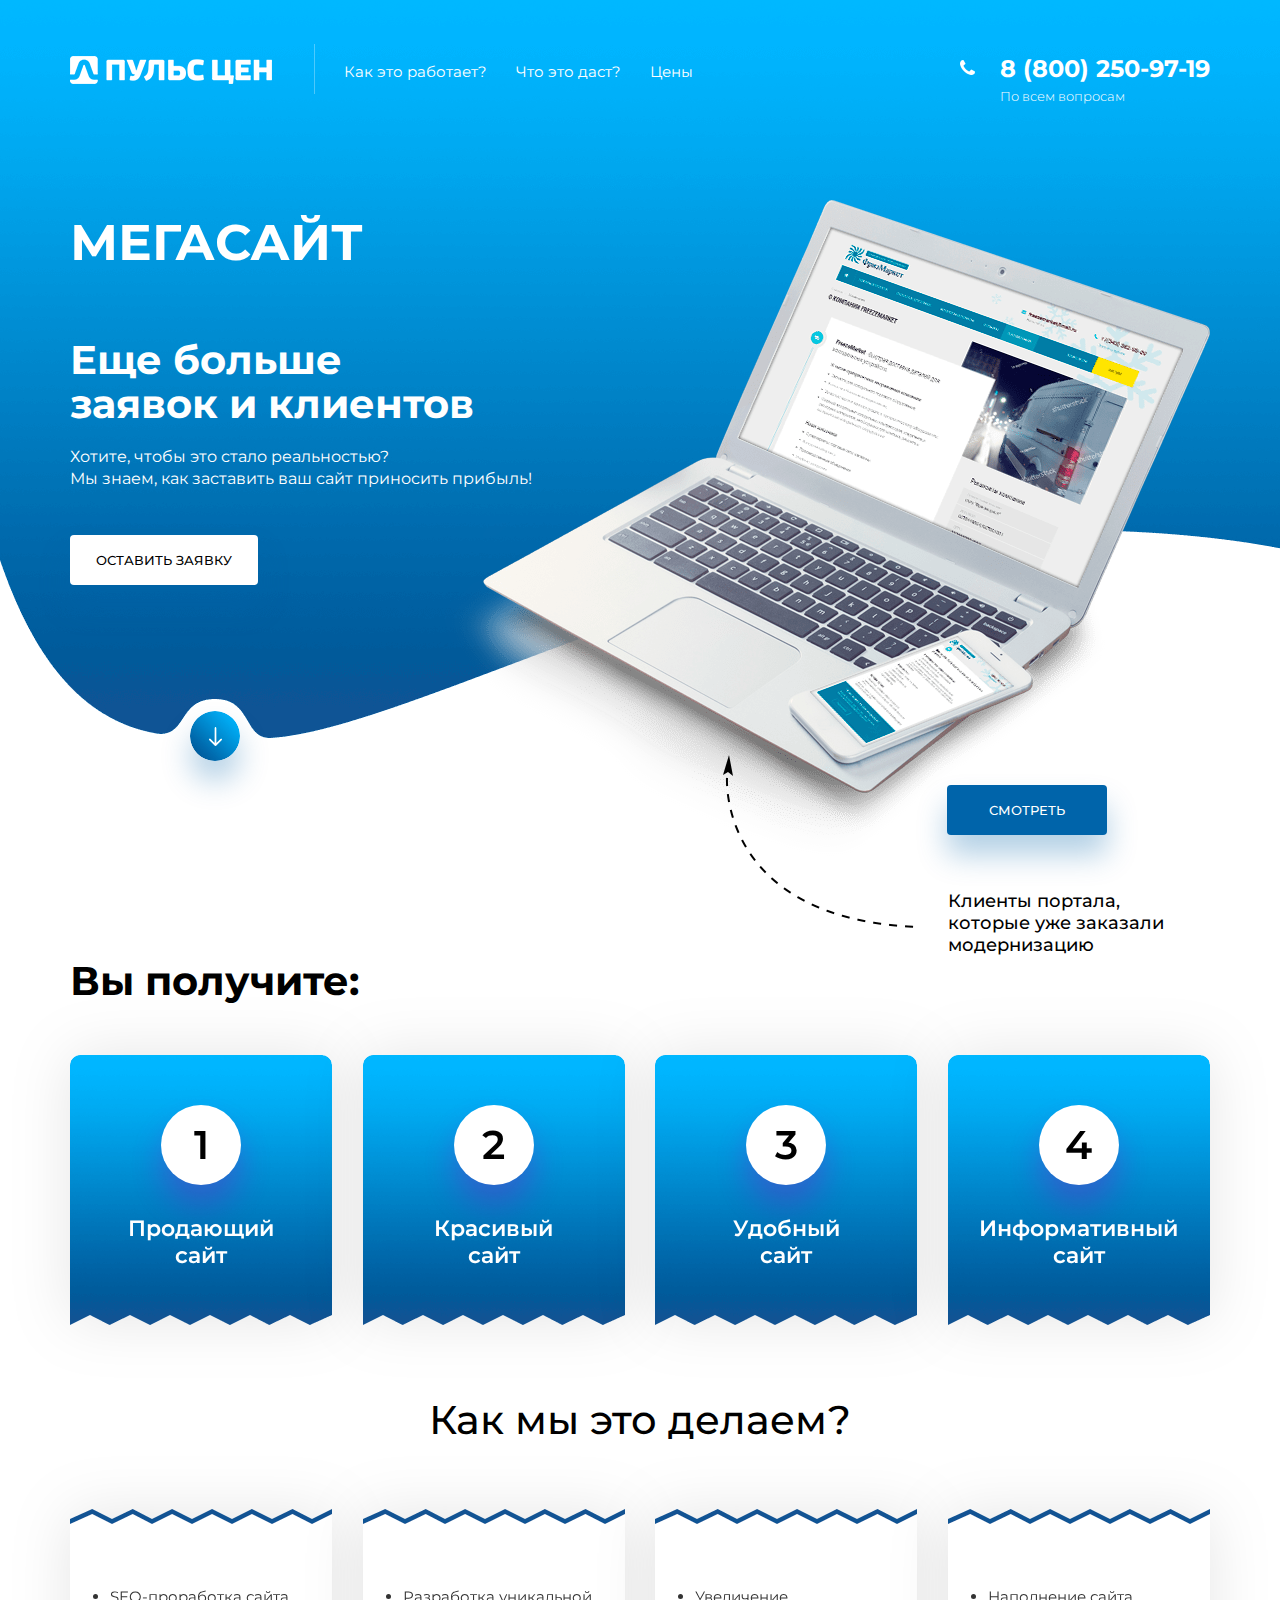
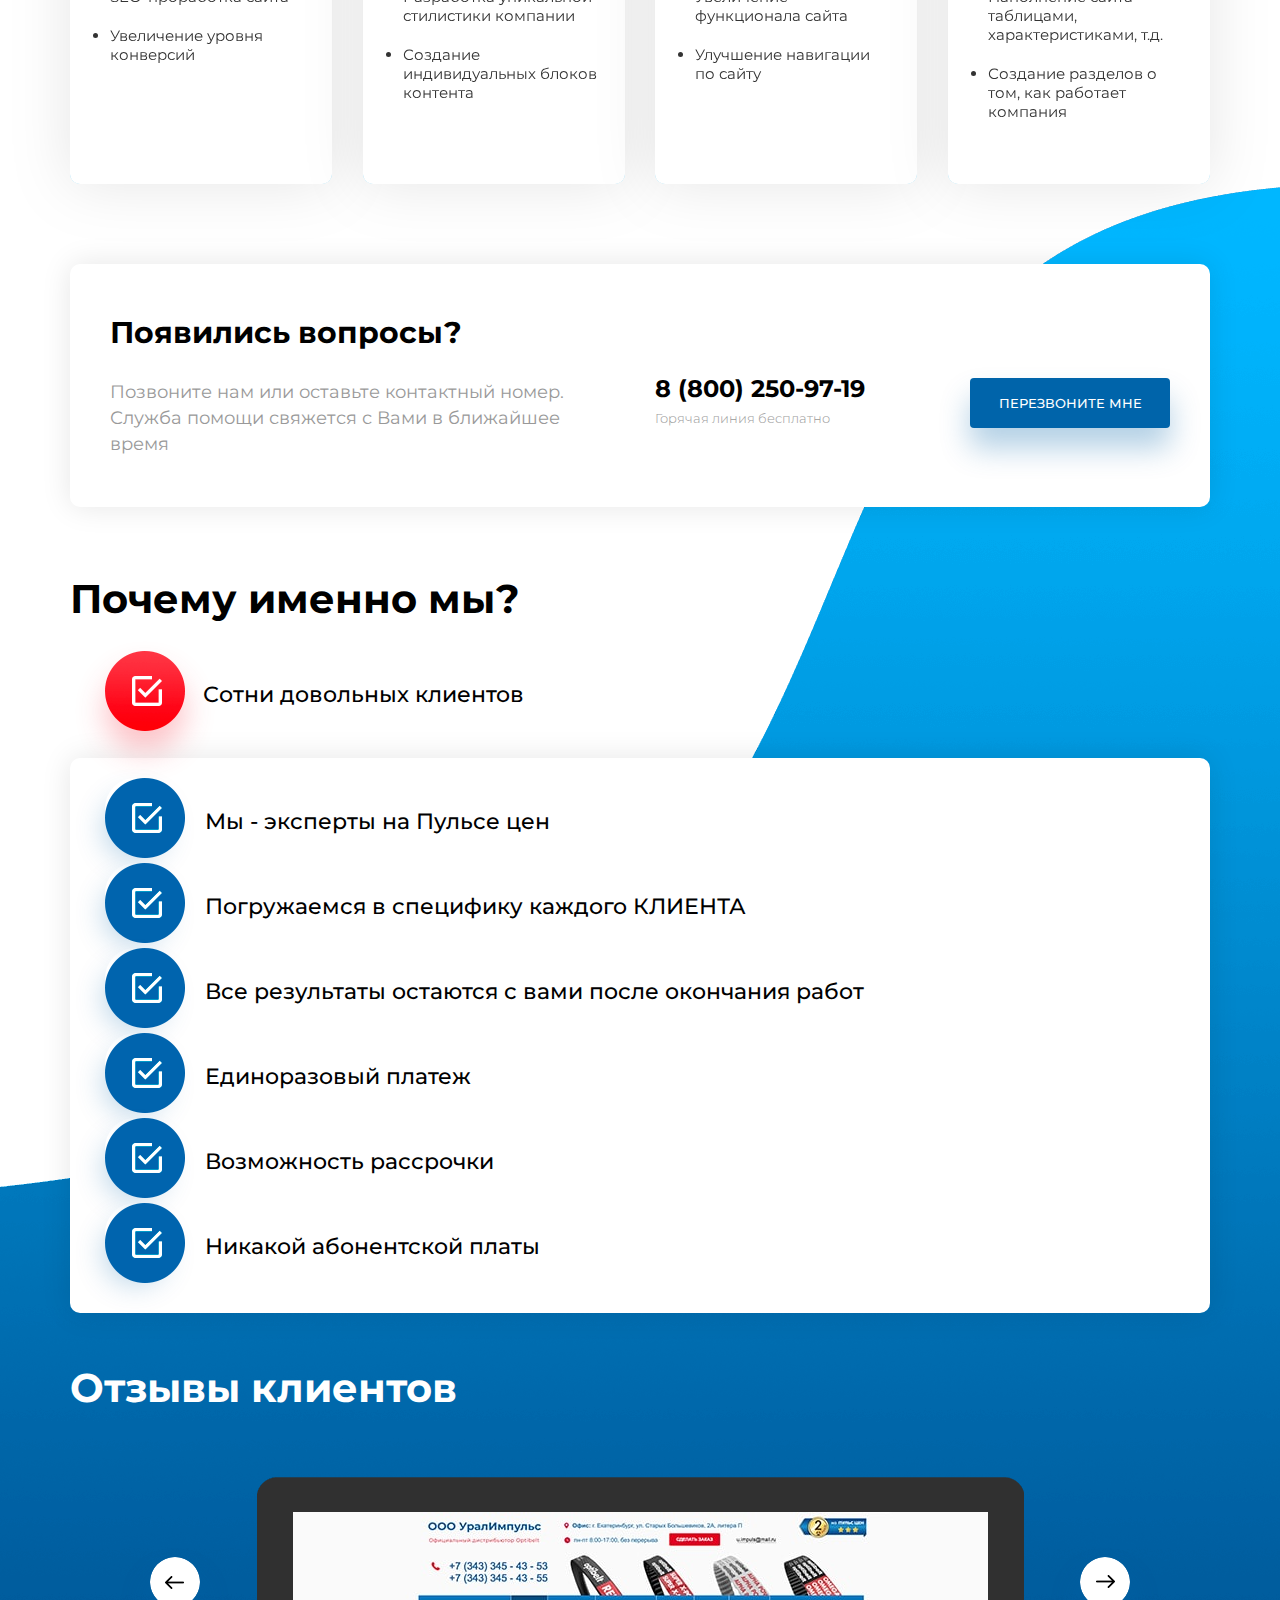
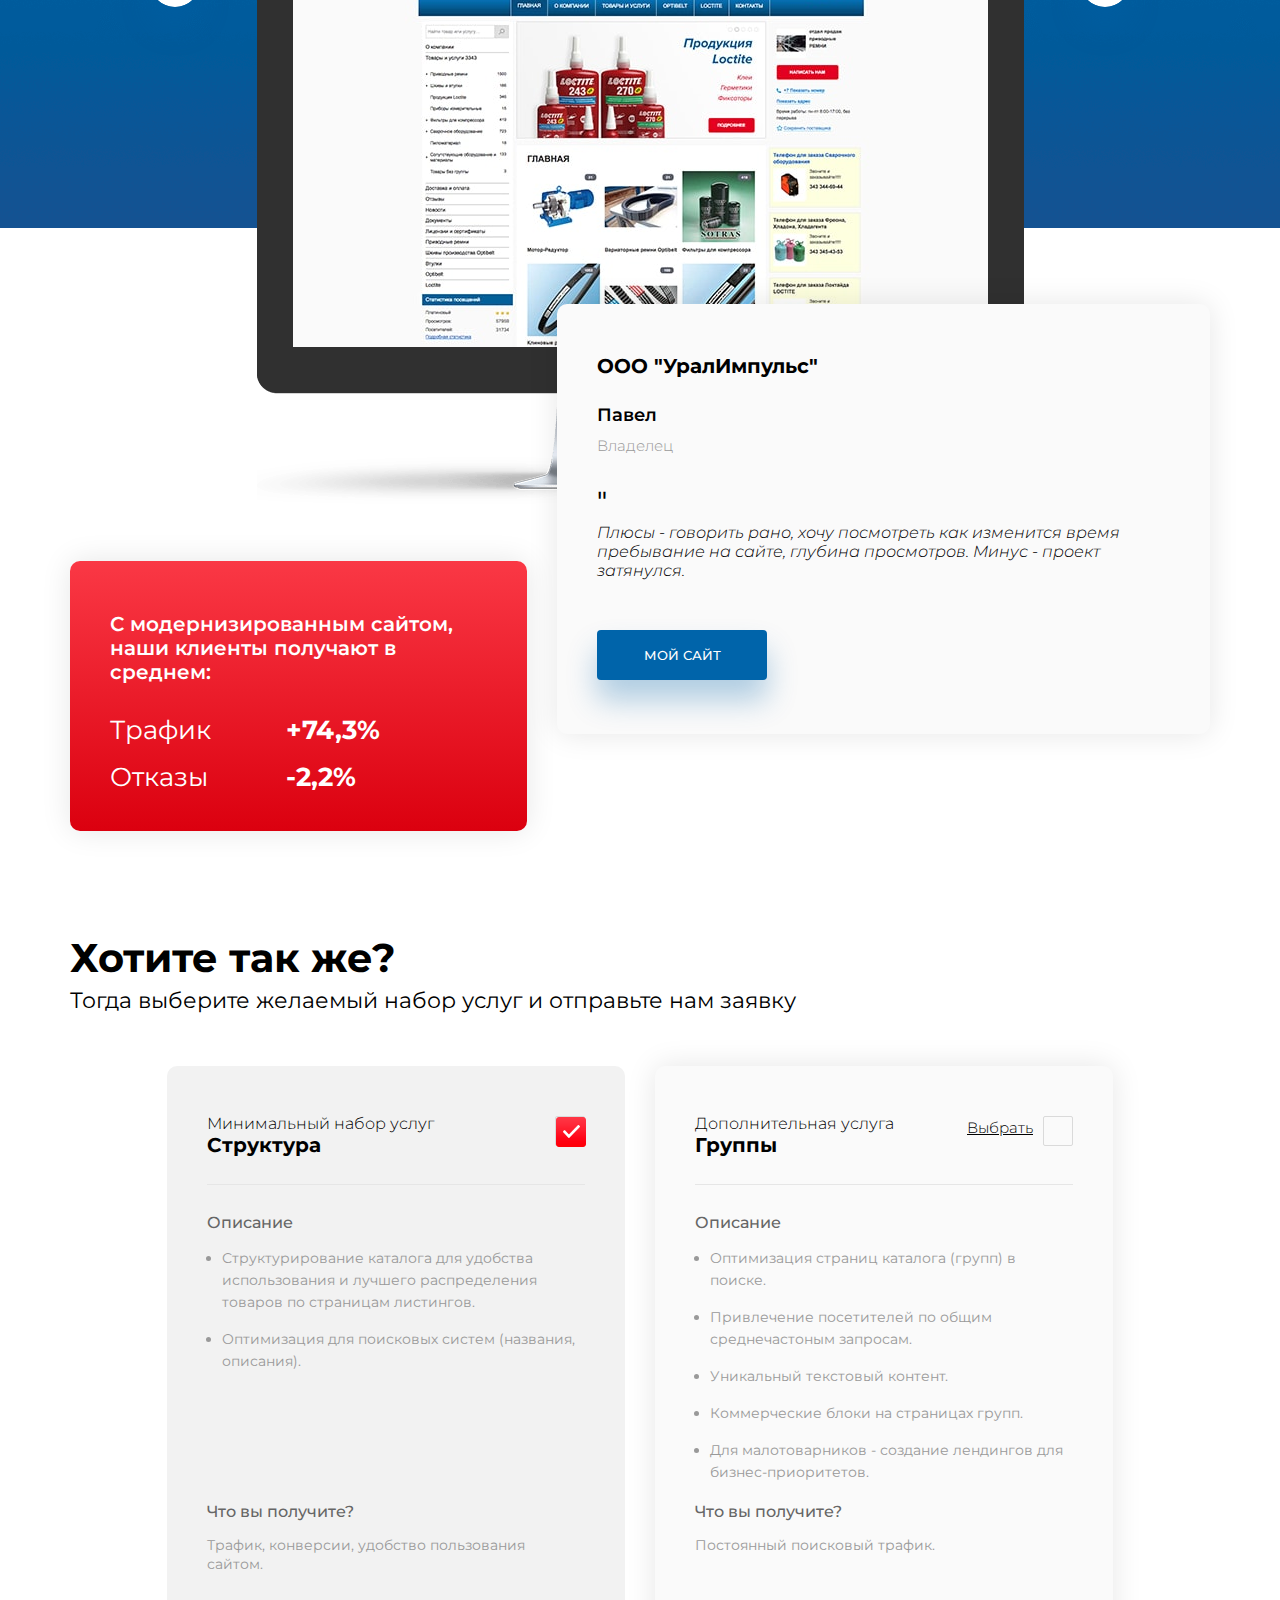
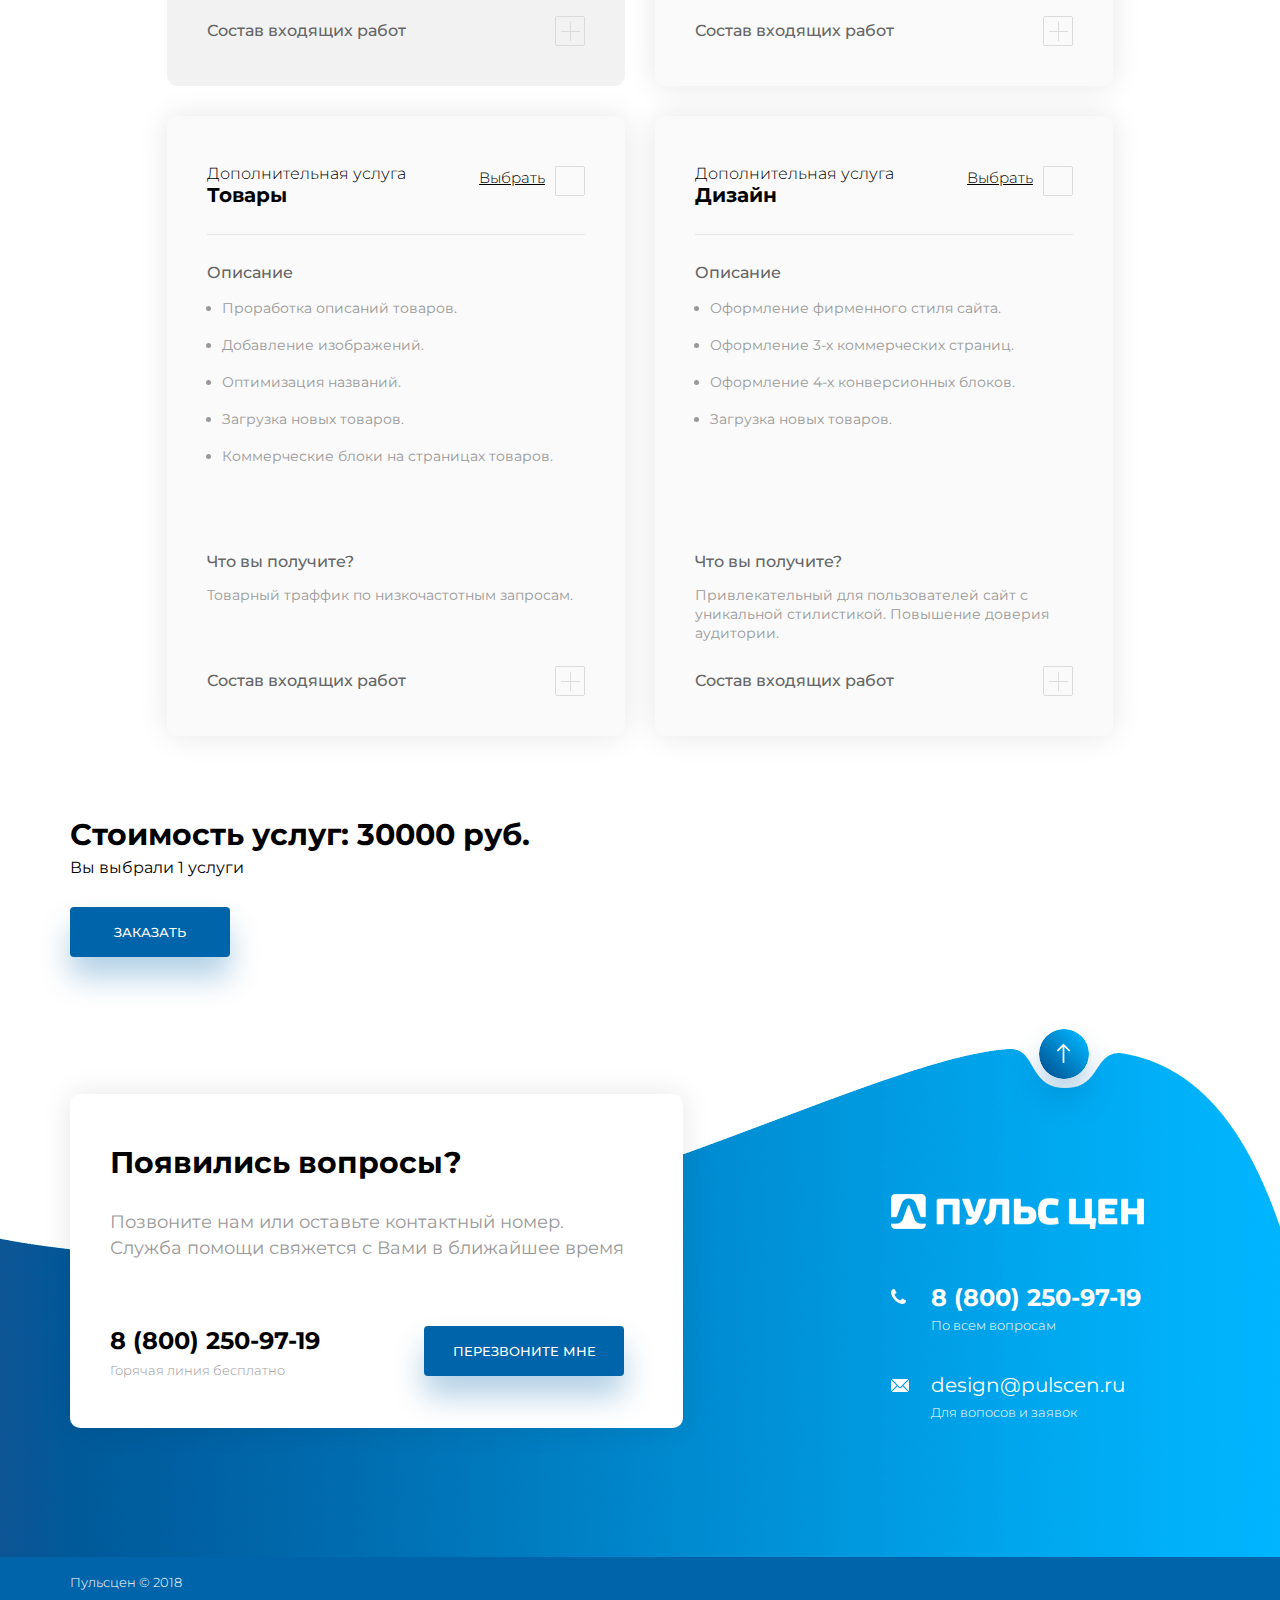
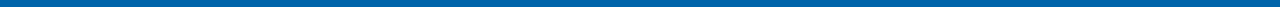
<file: megasite/index.html>
<!doctype html>
<html lang=ru>
<head>
    <meta charset="UTF-8">
    <meta name="viewport"
          content="width=device-width, user-scalable=no, initial-scale=1.0, maximum-scale=1.0, minimum-scale=1.0">
    <meta http-equiv="X-UA-Compatible" content="ie=edge">
    <title>Document</title>
    <link rel="stylesheet" href="style.css">
</head>
<body>
<!-- Тулбар -->
<div class="_customer-toolbar-container">
    <div class="_customer-container _customer-container-toolbar">
        <div class="_customer-toolbar">
            <div class="_customer-logo _customer-logo-toolbar">
                <a href="index.html"><img src="img/logo.png" alt="Логотип"></a>
            </div>
            <div class="_customer-nav _customer-nav-toolbar">
                <ul>
                    <li><a href="#futures-title">Как это работает?</a></li>
                    <li><a href="#comments-slider">Что это даст?</a></li>
                    <li><a href="#service-title">Цены</a></li>
                </ul>
            </div>
            <div class="_customer-contacts _customer-contacts-toolbar">
                <div class="_customer-phone _customer-phone-toolbar"><a href="tel:88002509719">8 (800) 250-97-19</a></div>
                <div class="_customer-text _customer-text-toolbar">По всем вопросам</div>
            </div>
        </div>
    </div>
</div><!-- конец тулбара -->
<div class="_customer-top-wrap">
    <div class="_customer-container">
        <!-- Блок хедера -->
        <div class="_customer-header">
            <div class="_customer-header-nav">
                <div class="_customer-logo">
                    <a href="index.html"><img src="img/logo.png" alt="Логотип"></a>
                </div>
                <div class="_customer-nav">
                    <ul>
                        <li><a href="#futures-title">Как это работает?</a></li>
                        <li><a href="#comments-slider">Что это даст?</a></li>
                        <li><a href="#service-title">Цены</a></li>
                    </ul>
                </div>
                <div class="_customer-contacts _customer-contacts-none">
                    <div class="_customer-phone _customer-phone-toolbar"><a href="tel:88002509719">8 (800) 250-97-19</a></div>
                    <div class="_customer-text _customer-text-toolbar">По всем вопросам</div>
                </div>
            </div>
            <a class="" name="header"></a>
            <div class="_customer-title">
                <h1>Мегасайт</h1>
            </div>
            <div class="_customer-desc">
                <div class="_customer-desc-top">Еще больше<br> заявок и клиентов</div>
                <div class="_customer-desc-bottom">Хотите, чтобы это стало реальностью?<br>
                    Мы знаем, как заставить ваш сайт приносить прибыль!
                </div>
                <a href="#service-title"><img class="_customer-arrow-top" src="img/arrow.png" alt="Вниз"></a>
            </div>
            <div class="_customer-button _customer-btn-application"><a href="#">Оставить заявку</a></div>
            <div class="_customer-notebook">
                <img src="img/notebook.png" alt="Ноутбук">
            </div>
            <div class="_customer-button _customer-btn-look"><a href="#comments-slider">Смотреть</a></div>
            <div class="_customer-clients">
                <p>Клиенты портала,<br> которые уже заказали модернизацию</p>
                <img src="img/sign.png" alt="Стрелка к ноутбуку">
            </div>
        </div>
    </div>
</div><!-- конец блока Хедер -->
<!-- Блок фич -->
<div class="_customer-wrap">
    <div class="_customer-container">
        <a class="_customer-pad" name="futures-title"></a>
        <div class="_customer-futures-title" >
            <h2>Вы получите:</h2>
        </div>
        <div class="_customer-futures">
                <div class="_customer-futures-top-item _customer-futures-top-item-one">
                    <div class="_customer-futures-top-number">1</div>
                    <div class="_customer-futures-top-desk">Продающий<br> сайт</div>
                </div>
                <div class="_customer-futures-top-item _customer-futures-top-item-two">
                    <div class="_customer-futures-top-number">2</div>
                    <div class="_customer-futures-top-desk">Красивый<br> сайт</div>
                </div>
                <div class="_customer-futures-top-item _customer-futures-top-item-three">
                    <div class="_customer-futures-top-number">3</div>
                    <div class="_customer-futures-top-desk">Удобный<br> сайт</div>
                </div>
                <div class="_customer-futures-top-item _customer-futures-top-item-four">
                    <div class="_customer-futures-top-number">4</div>
                    <div class="_customer-futures-top-desk">Информативный<br> сайт</div>
                </div>
            <div class="_customer-futures-center">
                <p>Как мы это делаем?</p>
            </div>
                <div class="_customer-futures-bottom-item _customer-futures-bottom-item-one">
                    <ul>
                        <li>SEO-проработка сайта</li>
                        <li>Увеличение уровня конверсий</li>
                    </ul>
                </div>
                <div class="_customer-futures-bottom-item _customer-futures-bottom-item-two">
                    <ul>
                        <li>Разработка уникальной стилистики компании</li>
                        <li>Создание индивидуальных блоков контента</li>
                    </ul>
                </div>
                <div class="_customer-futures-bottom-item _customer-futures-bottom-item-three">
                    <ul>
                        <li>Увеличение функционала сайта</li>
                        <li>Улучшение навигации по сайту</li>
                    </ul>
                </div>
                <div class="_customer-futures-bottom-item _customer-futures-bottom-item-four">
                    <ul>
                        <li>Наполнение сайта таблицами, характеристиками, т.д.</li>
                        <li>Создание разделов о том, как работает компания</li>
                    </ul>
                </div>
        </div>
    </div><!-- конец блока фич -->
</div>
<div class="_customer-center-wrap">
    <div class="_customer-container">
        <!-- Блок вопроса -->
        <div class="_customer-questions">
            <div class="_customer-question-left">
                <p class="_customer-question-title">Появились вопросы?</p>
                <p class="_customer-question-desc">
                    Позвоните нам или оставьте контактный номер.<br>
                    Служба помощи свяжется с Вами в ближайшее время
                </p>
            </div>
            <div class="_customer-question-right">
                <p class="_customer-question-phone">8&nbsp;(800)&nbsp;250-97-19</p>
                <p class="_customer-question-hot">Горячая линия бесплатно</p>
            </div>
            <div class="_customer-button _customer-btn-call">
                <a href="#">Перезвоните мне</a>
            </div>
        </div><!-- конец блока вопроса -->
        <!-- Блок контента -->
        <div class="_customer-content">
            <div class="_customer-content-title">
                <h2>Почему именно мы?</h2>
            </div>
            <div class="_customer-content-check-red">
                <p>Сотни довольных клиентов</p>
            </div>
            <div class="_customer-content-desc">
                <div class="_customer-content-item _customer-content-item-one">
                    <p>Мы - эксперты на Пульсе цен</p>
                </div>
                <div class="_customer-content-item _customer-content-item-two">
                    <p>Погружаемся в специфику каждого КЛИЕНТА</p>
                </div>
                <div class="_customer-content-item _customer-content-item-three">
                    <p>Все результаты остаются с вами после окончания работ</p>
                </div>
                <div class="_customer-content-item _customer-content-item-four">
                    <p>Единоразовый платеж</p>
                </div>
                <div class="_customer-content-item _customer-content-item-five">
                    <p>Возможность рассрочки</p>
                </div>
                <div class="_customer-content-item _customer-content-item-six">
                    <p>Никакой абонентской платы</p>
                </div>
            </div>
        </div><!-- конец блок контента -->
        <!-- Блок отзывов -->
        <div class="_customer-comments">
            <a class="_customer-pad" name="comments-slider"></a>
            <div class="_customer-comments-title">
                <h2>Отзывы клиентов</h2>
            </div>
            <!-- Слайдер -->
            <div class="_customer-slider">
                <button class="_customer-slider__prev" onclick="prevSlide();"></button>
                <button class="_customer-slider__next" onclick="nextSlide();"></button>
                <!-- Слайд 1 -->
                <div class="_customer-slider__slide _customer-slider__slide_active">
                    <div class="_customer-comments-img">
                        <img src="img/slide-1.jpg" alt="">
                    </div>
                    <div class="_customer-comments-container">
                        <div class="_customer-comments-info">
                            <div class="_customer-comments-desc">
                                <p>С модернизированным сайтом, наши клиенты получают в среднем:</p>
                            </div>
                            <div class="_customer-comments-traffic">
                                <p>Трафик<span>+74,3%</span></p>
                            </div>
                            <div class="_customer-comments-refusal">
                                <p>Отказы<span>-2,2%</span></p>
                            </div>
                        </div>
                        <div class="_customer-comments-item">
                            <div class="_customer-comments-item-title">
                                <p>ООО "УралИмпульс"</p>
                            </div>
                            <div class="_customer-comments-item-person">
                                <p>Павел</p>
                            </div>
                            <div class="_customer-comments-item-position">
                                <p>Владелец</p>
                            </div>
                            <div class="_customer-comments-item-quotes">
                                <p>"</p>
                            </div>
                            <div class="_customer-comments-item-text">
                                <p>Плюсы - говорить рано, хочу посмотреть как изменится время пребывание на
                                    сайте, глубина просмотров. Минус - проект затянулся.
                                </p>
                            </div>
                            <div class="_customer-button _customer-btn-comments">
                                <a href="http://www.ремень-приводной.рф">Мой сайт</a>
                            </div>
                        </div>
                    </div><!-- конец слайд 1 -->
                </div>
                <!-- Слайд 2 -->
                <div class="_customer-slider__slide">
                    <div class="_customer-comments-img">
                        <img src="img/slide-2.jpg" alt="">
                    </div>
                    <div class="_customer-comments-container">
                        <div class="_customer-comments-info">
                            <div class="_customer-comments-desc">
                                <p>С модернизированным сайтом, наши клиенты получают в среднем:</p>
                            </div>
                            <div class="_customer-comments-traffic">
                                <p>Трафик<span>+74,3%</span></p>
                            </div>
                            <div class="_customer-comments-refusal">
                                <p>Отказы<span>-2,2%</span></p>
                            </div>
                        </div>
                        <div class="_customer-comments-item">
                            <div class="_customer-comments-item-title">
                                <p>ООО "Анкур"</p>
                            </div>
                            <div class="_customer-comments-item-person">
                                <p>Ильдар Ильфатович</p>
                            </div>
                            <div class="_customer-comments-item-position">
                                <p>Владелец</p>
                            </div>
                            <div class="_customer-comments-item-quotes">
                                <p>"</p>
                            </div>
                            <div class="_customer-comments-item-text">
                                <p>Результатом работ доволен. Информация о деятельности представлена
                                    наглядно.
                                </p>
                            </div>
                            <div class="_customer-button _customer-btn-comments">
                                <a href="http://www.pkf-ankur.ru/">Мой сайт</a>
                            </div>
                        </div>
                    </div>
                </div><!-- конец слайд 2 -->
                <!-- Слайд 3 -->
                <div class="_customer-slider__slide">
                    <div class="_customer-comments-img">
                        <img src="img/slide-3.jpg" alt="">
                    </div>
                    <div class="_customer-comments-container">
                        <div class="_customer-comments-info">
                            <div class="_customer-comments-desc">
                                <p>С модернизированным сайтом, наши клиенты получают в среднем:</p>
                            </div>
                            <div class="_customer-comments-traffic">
                                <p>Трафик<span>+74,3%</span></p>
                            </div>
                            <div class="_customer-comments-refusal">
                                <p>Отказы<span>-2,2%</span></p>
                            </div>
                        </div>

                        <div class="_customer-comments-item">
                            <div class="_customer-comments-item-title">
                                <p>ООО "Мегатех"</p>
                            </div>
                            <div class="_customer-comments-item-person">
                                <p>Андрей Александрович</p>
                            </div>
                            <div class="_customer-comments-item-position">
                                <p>Директор</p>
                            </div>
                            <div class="_customer-comments-item-quotes">
                                <p>"</p>
                            </div>
                            <div class="_customer-comments-item-text">
                                <p>Работа меня устраивает. Что касается сайта, внешняя часть устраивает, но
                                    основной показатель по работе - для этого нужно время.
                                </p>
                            </div>
                            <div class="_customer-button _customer-btn-comments"><a href="http://www.megatehdv.ru/">Мой сайт</a></div>
                        </div>
                    </div>
                </div><!-- конец слайд 3 -->
                <!-- Слайд 4 -->
                <div class="_customer-slider__slide">
                    <div class="_customer-comments-img">
                        <img src="img/slide-4.jpg" alt="">
                    </div>
                    <div class="_customer-comments-container">
                        <div class="_customer-comments-info">
                            <div class="_customer-comments-desc">
                                <p>С модернизированным сайтом, наши клиенты получают в среднем:</p>
                            </div>
                            <div class="_customer-comments-traffic">
                                <p>Трафик<span>+74,3%</span></p>
                            </div>
                            <div class="_customer-comments-refusal">
                                <p>Отказы<span>-2,2%</span></p>
                            </div>
                        </div>
                        <div class="_customer-comments-item">
                            <div class="_customer-comments-item-title">
                                <p>ООО "ПСК Гост"</p>
                            </div>
                            <div class="_customer-comments-item-person">
                                <p>Самир</p>
                            </div>
                            <div class="_customer-comments-item-position">
                                <p>Владелец</p>
                            </div>
                            <div class="_customer-comments-item-quotes">
                                <p>"</p>
                            </div>
                            <div class="_customer-comments-item-text">
                                <p>Сайт нравится. Нарекания отсутствуют</p>
                            </div>
                            <div class="_customer-button _customer-btn-comments"><a href="http://www.pozharno.ru/">Мой сайт</a></div>
                        </div>
                    </div>
                </div><!-- конец слайд 4 -->
                <!-- Слайд 5 -->
                <div class="_customer-slider__slide">
                    <div class="_customer-comments-img">
                        <img src="img/slide-5.jpg" alt="">
                    </div>
                    <div class="_customer-comments-container">
                        <div class="_customer-comments-info">
                            <div class="_customer-comments-desc">
                                <p>С модернизированным сайтом, наши клиенты получают в среднем:</p>
                            </div>
                            <div class="_customer-comments-traffic">
                                <p>Трафик<span>+74,3%</span></p>
                            </div>
                            <div class="_customer-comments-refusal">
                                <p>Отказы<span>-2,2%</span></p>
                            </div>
                        </div>
                        <div class="_customer-comments-item">
                            <div class="_customer-comments-item-title">
                                <p>ООО "Мастерком"</p>
                            </div>
                            <div class="_customer-comments-item-person">
                                <p>Иван</p>
                            </div>
                            <div class="_customer-comments-item-position">
                                <p>Владелец</p>
                            </div>
                            <div class="_customer-comments-item-quotes">
                                <p>"</p>
                            </div>
                            <div class="_customer-comments-item-text">
                                <p>Наши пожелания были услышаны, вы сделали то, что мы хотели. Результатом
                                    довольны.
                                </p>
                            </div>
                            <div class="_customer-button _customer-btn-comments"><a href="http://www.мастерком-нт.рф/">Мой сайт</a></div>
                        </div>
                    </div>
                </div><!-- конец слайд 5-->
                <!-- Слайд 6 -->
                <div class="_customer-slider__slide">
                    <div class="_customer-comments-img">
                        <img src="img/slide-6.jpg" alt="">
                    </div>
                    <div class="_customer-comments-container">
                        <div class="_customer-comments-info">
                            <div class="_customer-comments-desc">
                                <p>С модернизированным сайтом, наши клиенты получают в среднем:</p>
                            </div>
                            <div class="_customer-comments-traffic">
                                <p>Трафик<span>+74,3%</span></p>
                            </div>
                            <div class="_customer-comments-refusal">
                                <p>Отказы<span>-2,2%</span></p>
                            </div>
                        </div>

                        <div class="_customer-comments-item">
                            <div class="_customer-comments-item-title">
                                <p>ООО "Реаф"</p>
                            </div>
                            <div class="_customer-comments-item-person">
                                <p>Светлана Викторовна</p>
                            </div>
                            <div class="_customer-comments-item-position">
                                <p>Директор</p>
                            </div>
                            <div class="_customer-comments-item-quotes">
                                <p>"</p>
                            </div>
                            <div class="_customer-comments-item-text">
                                <p>Дизайн устроил. Все что хотели получить от изменения дизайна нам это
                                    предоставили. Подключили Платину - звонки, заявки идут. По окончанию
                                    периода Платины будем смотреть на результат.
                                </p>
                            </div>
                            <div class="_customer-button _customer-btn-comments"><a href="http://www.реаф.рф/">Мой сайт</a></div>
                        </div>
                    </div>
                </div><!-- конец слайд 6 -->
                <!-- Слайд 7 -->
                <div class="_customer-slider__slide">
                    <div class="_customer-comments-img">
                        <img src="img/slide-7.jpg" alt="">
                    </div>
                    <div class="_customer-comments-container">
                        <div class="_customer-comments-info">
                            <div class="_customer-comments-desc">
                                <p>С модернизированным сайтом, наши клиенты получают в среднем:</p>
                            </div>
                            <div class="_customer-comments-traffic">
                                <p>Трафик<span>+74,3%</span></p>
                            </div>
                            <div class="_customer-comments-refusal">
                                <p>Отказы<span>-2,2%</span></p>
                            </div>
                        </div>
                        <div class="_customer-comments-item">
                            <div class="_customer-comments-item-title">
                                <p>ООО "Дортехмаш"</p>
                            </div>
                            <div class="_customer-comments-item-person">
                                <p>Антон</p>
                            </div>
                            <div class="_customer-comments-item-position">
                                <p>Нач. комм. отдела</p>
                            </div>
                            <div class="_customer-comments-item-quotes">
                                <p>"</p>
                            </div>
                            <div class="_customer-comments-item-text">
                                <p>Все устраивает. Сделали хорошо, качественно, но не хватает имиджевости.
                                    Считаю что ставить оценку 10 никому бы не стал, чтобы было стремление к
                                    совершенству.
                                </p>
                            </div>
                            <div class="_customer-button _customer-btn-comments"><a href="http://www.dtmnn.ru/">Мой сайт</a></div>
                        </div>
                    </div>
                </div><!-- конец слайд 7 -->
                <!-- Слайд 8 -->
                <div class="_customer-slider__slide">
                    <div class="_customer-comments-img">
                        <img src="img/slide-8.jpg" alt="">
                    </div>
                    <div class="_customer-comments-container">
                        <div class="_customer-comments-info">
                            <div class="_customer-comments-desc">
                                <p>С модернизированным сайтом, наши клиенты получают в среднем:</p>
                            </div>
                            <div class="_customer-comments-traffic">
                                <p>Трафик<span>+74,3%</span></p>
                            </div>
                            <div class="_customer-comments-refusal">
                                <p>Отказы<span>-2,2%</span></p>
                            </div>
                        </div>
                        <div class="_customer-comments-item">
                            <div class="_customer-comments-item-title">
                                <p>ООО "ПКФ Станкоград"</p>
                            </div>
                            <div class="_customer-comments-item-person">
                                <p>Антон Сергеевич</p>
                            </div>
                            <div class="_customer-comments-item-position">
                                <p>Владелец</p>
                            </div>
                            <div class="_customer-comments-item-quotes">
                                <p>"</p>
                            </div>
                            <div class="_customer-comments-item-text">
                                <p>Стилистика сайта нравится. Карточки товаров стали более информативные.
                                    Качество работ оцениваю высоко.
                                </p>
                            </div>
                            <div class="_customer-button _customer-btn-comments"><a href="http://www.пкфстанкоград.рф">Мой сайт</a></div>
                        </div>
                    </div>
                </div><!-- конец слайд 8 -->
                <!-- Слайд 9 -->
                <div class="_customer-slider__slide">
                    <div class="_customer-comments-img">
                        <img src="img/slide-9.jpg" alt="">
                    </div>
                    <div class="_customer-comments-container">
                        <div class="_customer-comments-info">
                            <div class="_customer-comments-desc">
                                <p>С модернизированным сайтом, наши клиенты получают в среднем:</p>
                            </div>
                            <div class="_customer-comments-traffic">
                                <p>Трафик<span>+74,3%</span></p>
                            </div>
                            <div class="_customer-comments-refusal">
                                <p>Отказы<span>-2,2%</span></p>
                            </div>
                        </div>

                        <div class="_customer-comments-item">
                            <div class="_customer-comments-item-title">
                                <p>ООО "Кранэлектро"</p>
                            </div>
                            <div class="_customer-comments-item-person">
                                <p>Александр</p>
                            </div>
                            <div class="_customer-comments-item-position">
                                <p>Маркетолог</p>
                            </div>
                            <div class="_customer-comments-item-quotes">
                                <p>"</p>
                            </div>
                            <div class="_customer-comments-item-text">
                                <p>Доверился мнению специалистов Пульса Цен, результат в целом
                                    соответствует моим ожиданиям. Понравилось отношение - обратная связь и
                                    понимание моих пожеланий.
                                </p>
                            </div>
                            <div class="_customer-button _customer-btn-comments"><a href="http://www.kranel.ru/">Мой сайт</a></div>
                        </div>
                    </div>
                </div><!-- конец слайд 9 -->
            </div><!-- Конец слайдера -->
        </div>
    </div>
</div><!-- конец блока отзывов -->
<div class="_customer-wrap">
    <div class="_customer-container">
        <!-- Блок сервиса -->
        <div class="_customer-service">
            <a class="_customer-pad" name="service-title"></a>
            <div class="_customer-service-title">
                <h2>Хотите так же?</h2>
            </div>
            <div class="_customer-service-desc">
                <p>Тогда выберите желаемый набор услуг и отправьте нам заявку</p>
            </div>
            <form action="#" method="post" name="myForm">
            <div class="_customer-service-form">
                <div class="_customer-service-form-top">
                    <div class="_customer-service-item _customer-service-item-mr" id="mydiv-1" style="display: block;">
                        <p>Минимальный набор услуг</p>
                        <input type="checkbox" name="check1" id="service-1" checked disabled value="30000">
                        <label for="service-1"></label>
                        <div class="_customer-service-item-title">Структура</div>
                        <div class="_customer-service-item-desc">
                            <p>Описание</p>
                            <ul>
                                <li>Структурирование каталога для удобства использования и лучшего распределения
                                    товаров по страницам листингов.</li>
                                <li>Оптимизация для поисковых систем (названия, описания).</li>
                            </ul>
                        </div>
                        <div class="_customer-service-get">
                            <p>Что вы получите?</p>
                            <span>Трафик, конверсии, удобство пользования<br> сайтом.</span>
                        </div>
                        <div class="_customer-service-composition">
                            <p>Состав входящих работ</p>
                            <div onclick="openbox1('mydiv-1'); return false" class="_customer-service-click"></div>
                        </div>
                    </div>
                    <!-- none -->
                    <div class="_customer-service-item _customer-service-item-mr" id="mydivnone-1" style="display: none;">
                        <p>Дополнительная услуга</p>
                        <div class="_customer-service-item-title">Структура</div>
                        <div class="_customer-service-item-block">
                            <div class="_customer-service-composition">
                                <p>Состав входящих работ</p>
                                <div onclick="openbox1('mydiv-1'); return false" class="_customer-service-click-out"></div>
                            </div>
                            <div class="_customer-service-item-desc">
                                <ul>
                                    <li>Создание удобной для посетителей структуры</li>
                                    <li>Написание названий для всех групп с учетом частотности и удобства навигации</li>
                                    <li>Группы на главной странице <br><span>(отбор 15 групп на основе бизнес-приоритетов,
                                        подбор картинок)</span></li>
                                    <li>Описания для поисковых систем<br><span>(100 title, 10 description)</span></li>
                                    <li>Перенос товаров по группам</li>
                                    <li>Ограничение - проработка на 1-2 уровне, либо 100 групп</li>
                                </ul>
                            </div>
                        </div>
                    </div>
                    <!-- none end -->
                    <div class="_customer-service-item" id="mydiv-2" style="display: block;">
                        <p>Дополнительная услуга</p>
                        <input type="checkbox" name="check2" id="service-2" class="_customer-checkbox" value="20000">
                        <label for="service-2"><span></span></label>
                        <div class="_customer-service-item-title">Группы</div>
                        <div class="_customer-service-item-desc">
                            <p>Описание</p>
                            <ul>
                                <li>Оптимизация страниц каталога (групп) в поиске.</li>
                                <li>Привлечение посетителей по общим среднечастоным запросам. </li>
                                <li>Уникальный текстовый контент.</li>
                                <li>Коммерческие блоки на страницах групп.</li>
                                <li>Для малотоварников - создание лендингов для бизнес-приоритетов.</li>
                            </ul>
                        </div>
                        <div class="_customer-service-get">
                            <p>Что вы получите?</p>
                            <span>Постоянный поисковый трафик.</span>
                        </div>
                        <div class="_customer-service-composition">
                            <p>Состав входящих работ</p>
                            <div onclick="openbox2('mydiv-2'); return false" class="_customer-service-click"></div>
                        </div>
                    </div>
                    <!-- none -->
                    <div class="_customer-service-item" id="mydivnone-2" style="display: none;">
                        <p>Дополнительная услуга</p>
                        <div class="_customer-service-item-title">Группы</div>
                        <div class="_customer-service-item-block">
                            <div class="_customer-service-composition">
                                <p>Состав входящих работ</p>
                                <div onclick="openbox2('mydiv-2'); return false" class="_customer-service-click-out"></div>
                            </div>
                            <div class="_customer-service-item-desc">
                                <ul>
                                    <li>Глубинная проработка 10 приоритетных групп - либо создание фасетной навигации, либо разбивка на подгруппы по важным параметрам (по усмотрению специалиста)</li>
                                    <li>Написание title для всех групп сайта</li>
                                    <li>Внедрение кнопки "скачать прайс-лист группы" на 5 групп</li>
                                    <li>Коммерческий конверсионный блок на страницах групп</li>
                                    <li>Закрепленный тулбар</li>
                                    <li>Для малотоварных сайтов (до 500 товаров):
                                        <ul>
                                            <li>Написание description 20 групп сайта</li>
                                            <li>Написание 20 кратких и 10 полных описаний для групп</li>
                                            <li>Создание до 3 посадочных страниц для продвижения приоритетных групп товаров</li>
                                        </ul>
                                    </li>
                                    <li>Для многотоварных сайтов (от 500 товаров):
                                        <ul>
                                            <li>Написание description 30 групп сайта</li>
                                            <li>Написание 40 кратких и 20 полных описаний для групп</li>
                                        </ul>
                                    </li>
                                </ul>
                            </div>
                        </div>
                    </div>
                    <!-- none end -->
                    <div class="_customer-service-item _customer-service-item-mr" id="mydiv-3" style="display: block;">
                        <p>Дополнительная услуга</p>
                            <input type="checkbox" name="check3" id="service-3" class="_customer-checkbox" value="30000">
                            <label for="service-3"><span></span></label>
                        <div class="_customer-service-item-title">Товары</div>
                        <div class="_customer-service-item-desc">
                            <p>Описание</p>
                            <ul>
                                <li>Проработка описаний товаров.</li>
                                <li>Добавление изображений.</li>
                                <li>Оптимизация названий.</li>
                                <li>Загрузка новых товаров.</li>
                                <li>Коммерческие блоки на страницах товаров.</li>
                            </ul>
                        </div>
                        <div class="_customer-service-get">
                            <p>Что вы получите?</p>
                            <span>Товарный траффик по низкочастотным запросам.</span>
                        </div>
                        <div class="_customer-service-composition">
                            <p>Состав входящих работ</p>
                            <div onclick="openbox3('mydiv-3'); return false" class="_customer-service-click"></div>
                        </div>
                    </div>
                    <!-- none -->
                    <div class="_customer-service-item _customer-service-item-mr" id="mydivnone-3" style="display: none;">
                        <p>Дополнительная услуга</p>
                        <div class="_customer-service-item-title">Товары</div>
                        <div class="_customer-service-item-block">
                            <div class="_customer-service-composition">
                                <p>Состав входящих работ</p>
                                <div onclick="openbox3('mydiv-3'); return false" class="_customer-service-click-out"></div>
                            </div>
                            <div class="_customer-service-item-desc">
                                <ul>
                                    <li>Проработка кратких описаний<br><span>(по источникам клиента; поиск в интернете;
                                        заказ профессионального копирайтинга)</span></li>
                                    <li>Формирование таблиц с характеристиками товара</li>
                                    <li>Проработка полных описаний<br><span>(размещение информации из интернета;
                                        размещение таблиц характеристик; размещение медиа-контента)</span></li>
                                    <li>Проработка изображений товара</li>
                                    <li>Сколько товаров прорабатывается:
                                        <ul>
                                            <li>Высокоструктурированные до 2500 товаров, до 10 групп</li>
                                            <li>Марочные/модельные до 300 товаров</li>
                                            <li>В разнобой до 100 товаров</li>
                                        </ul>
                                    </li>
                                    <li>Добавление товаров<span>(из источников клиента; по заданным сайтам;
                                        по заданным группам на сайтах; парсинг)</span></li>
                                    <li>Коммерческий конверсионный блок на страницах товаров</li>
                                    <li>Закрепленный тулбар</li>
                                </ul>
                            </div>
                        </div>
                    </div>
                    <!-- none end -->
                    <div class="_customer-service-item" id="mydiv-4" style="display: block">
                        <p>Дополнительная услуга</p>
                        <input type="checkbox" name="check4" id="service-4" class="_customer-checkbox" value="30000">
                        <label for="service-4"><span></span></label>
                        <div class="_customer-service-item-title">Дизайн</div>
                        <div class="_customer-service-item-desc">
                            <p>Описание</p>
                            <ul>
                                <li>Оформление фирменного стиля сайта.</li>
                                <li>Оформление 3-х коммерческих страниц.</li>
                                <li>Оформление 4-х конверсионных блоков.</li>
                                <li>Загрузка новых товаров.</li>
                            </ul>
                        </div>
                        <div class="_customer-service-get">
                            <p>Что вы получите?</p>
                            <span>Привлекательный для пользователей сайт с уникальной стилистикой.
                                Повышение доверия аудитории.</span>
                        </div>
                        <div class="_customer-service-composition">
                            <p>Состав входящих работ</p>
                            <div onclick="openbox4('mydiv-4'); return false" class="_customer-service-click"></div>
                        </div>
                    </div>
                    <!-- none -->
                    <div class="_customer-service-item" id="mydivnone-4" style="display: none;">
                        <p>Дополнительная услуга</p>
                        <div class="_customer-service-item-title">Дизайн</div>
                        <div class="_customer-service-item-block">
                            <div class="_customer-service-composition">
                                <p>Состав входящих работ</p>
                                <div onclick="openbox4('mydiv-4'); return false" class="_customer-service-click-out"></div>
                            </div>
                            <div class="_customer-service-item-desc">
                                <ul>
                                    <li>Оформление фирменного стиля сайта: шапка, фон, слайдер, подвал, фавикон</li>
                                    <li>Оформление 3 страниц: "О компании" и 2 "О бизнесе" на выбор клиента</li>
                                    <li>Оформление 4-х коммерческих конверсионных блоков</li>
                                    <li>Закрепленный тулбар, калькулятор (до 3х штук)</li>
                                </ul>
                            </div>
                        </div>
                    </div>
                <!-- none end -->
                </div>
                <div class="_customer-service-cost">
                    <div>
                        <div class="_customer-service-sum">Стоимость услуг: <span id="price">30000</span> руб.</div>
                        <div class="_customer-service-count">Вы выбрали <span id="count">1</span> услуги</div>
                    </div>
                    <div class="_customer-button _customer-btn-service">
                        <a href="#">Заказать</a>
                    </div>
                </div>
            </div>
            </form>
        </div><!-- конец блока сервиса -->
    </div>
</div>
<div class="_customer-bottom-wrap">
    
    <div class="_customer-container">
        <!-- Блок футера -->
        <div class="_customer-footer">
            <div class="_customer-footer-left">
                <div class="_customer-questions-footer">
                    <div class="_customer-questions-footer-top">
                        <p class="_customer-question-title">Появились вопросы?</p>
                        <p class="_customer-question-desc">
                            Позвоните нам или оставьте контактный номер.<br>
                            Служба помощи свяжется с Вами в ближайшее время
                        </p>
                    </div>
                    <div class="_customer-questions-footer-bottom">
                        <div>
                            <p class="_customer-question-footer-phone">8 (800) 250-97-19</p>
                            <p class="_customer-question-hot">Горячая линия бесплатно</p>
                        </div>
                        <div class="_customer-button _customer-btn-footer-call">
                            <a href="#">Перезвоните мне</a>
                        </div>
                    </div>
                </div>
            </div>
            <div class="_customer-footer-right">
			<a href="#header"><img class="_customer-arrow-footer" src="img/arrow-footer.png" alt="Вверх"></a>
                <div class="_customer-logo-footer">
                    <a href="index.html"><img src="img/logo-bottom.png" alt="Логотип"></a>
                </div>
                <div>
                    <div class="_customer-contacts _customer-contacts-footer">
                        <div class="_customer-phone"><a href="tel:88002509719">8 (800) 250-97-19</a></div>
                        <div class="_customer-text">По всем вопросам</div>
                    </div>
                    <div class="_customer-message">
                        <div class="_customer-mail"><a href="mailto:design@pulscen.ru">design@pulscen.ru</a></div>
                        <div class="_customer-text">Для вопосов и заявок</div>
                    </div>
                </div>
            </div>
        </div><!-- конец блока футера -->
    </div>
</div>
<div class="_customer_copy">
    <div class="_customer-container">
        <p>Пульсцен &copy; 2018</p>
    </div>
</div>
<script>
    // Калькулятор
    (function() {
        var form = document.forms.myForm,
        labels = form.elements,
        result = document.getElementById('price');
        result2 = document.getElementById('count');
        function onChange() {
            result.innerHTML = labels.check1.checked * 30000 + labels.check2.checked * 20000 +
                labels.check3.checked * 30000 + labels.check4.checked * 30000;
            result2.innerHTML = labels.check1.checked * 1 + labels.check2.checked * 1 +
                labels.check3.checked * 1 + labels.check4.checked * 1;
        }
        form.addEventListener('change', onChange);
        onChange();
    })();

    // Смена фона блока
    var chkBox2 = document.getElementById('service-2');
    var chkBox3 = document.getElementById('service-3');
    var chkBox4 = document.getElementById('service-4');
    var shadBox2 = document.getElementById('service-2');
    var shadBox3 = document.getElementById('service-3');
    var shadBox4 = document.getElementById('service-4');
    chkBox2.onchange = function(){
        if(chkBox2.checked){
            chkBox2.parentElement.style.backgroundColor = "#f2f2f2";
            shadBox2.parentElement.style.boxShadow = "none";
        } else {
            chkBox2.parentNode.style.backgroundColor = "";
            chkBox2.parentNode.style.boxShadow = "0 0 30px 0 rgba(0, 0, 0, 0.1)";
        }
    };
    chkBox3.onchange = function(){
        if(chkBox3.checked){
            chkBox3.parentElement.style.backgroundColor = "#f2f2f2";
            shadBox3.parentElement.style.boxShadow = "none";
        } else {
            chkBox3.parentNode.style.backgroundColor = "";
            chkBox3.parentNode.style.boxShadow = "0 0 30px 0 rgba(0, 0, 0, 0.1)";
        }
    };
    chkBox4.onchange = function(){
        if(chkBox4.checked){
            chkBox4.parentElement.style.backgroundColor = "#f2f2f2";
            shadBox4.parentElement.style.boxShadow = "none";
        } else {
            chkBox4.parentNode.style.backgroundColor = "";
            chkBox4.parentNode.style.boxShadow = "0 0 30px 0 rgba(0, 0, 0, 0.1)";
        }
    };
    function openbox1(){
        display = document.getElementById('mydiv-1').style.display;
        if(display == 'block'){
            document.getElementById('mydiv-1').style.display='none';
            document.getElementById('mydivnone-1').style.display='block';
        }else{
            document.getElementById('mydiv-1').style.display='block';
            document.getElementById('mydivnone-1').style.display='none';
        }
    }
    function openbox2(){
        display = document.getElementById('mydiv-2').style.display;
        if(display == 'block'){
            document.getElementById('mydiv-2').style.display='none';
            document.getElementById('mydivnone-2').style.display='block';
        }else{
            document.getElementById('mydiv-2').style.display='block';
            document.getElementById('mydivnone-2').style.display='none';
        }
    }
    function openbox3(){
        display = document.getElementById('mydiv-3').style.display;
        if(display == 'block'){
            document.getElementById('mydiv-3').style.display='none';
            document.getElementById('mydivnone-3').style.display='block';
        }else{
            document.getElementById('mydiv-3').style.display='block';
            document.getElementById('mydivnone-3').style.display='none';
        }
    }
    function openbox4(){
        display = document.getElementById('mydiv-4').style.display;
        if(display == 'block'){
            document.getElementById('mydiv-4').style.display='none';
            document.getElementById('mydivnone-4').style.display='block';
        }else{
            document.getElementById('mydiv-4').style.display='block';
            document.getElementById('mydivnone-4').style.display='none';
        }
    }
    // Тулбар
    window.addEventListener("load", function(){
        document.addEventListener("scroll", function(){
            document.querySelector("._customer-toolbar-container").classList[window.pageYOffset > 200 ? "add" : "remove"]("ok");
        });
    });
    // Slider
    var slides = document.querySelectorAll('._customer-slider ._customer-slider__slide');
    var currentSlide = 0;

    function nextSlide() {
        console.log(currentSlide)
        slides[currentSlide].className = '_customer-slider__slide';
        currentSlide = (currentSlide + 1) % slides.length;
        slides[currentSlide].className = '_customer-slider__slide _customer-slider__slide_active';
        console.log(currentSlide)
    }

    function prevSlide() {
        console.log(currentSlide)
        slides[currentSlide].className = '_customer-slider__slide';
        if (currentSlide == 0) {
            currentSlide = slides.length - 1;
            slides[currentSlide].className = '_customer-slider__slide _customer-slider__slide_active';
        } else {
            currentSlide = (currentSlide - 1) % slides.length;
            slides[currentSlide].className = '_customer-slider__slide _customer-slider__slide_active';
        }
        console.log(currentSlide)
    }
    // end Slider
</script>

</body>
</html>
</file>
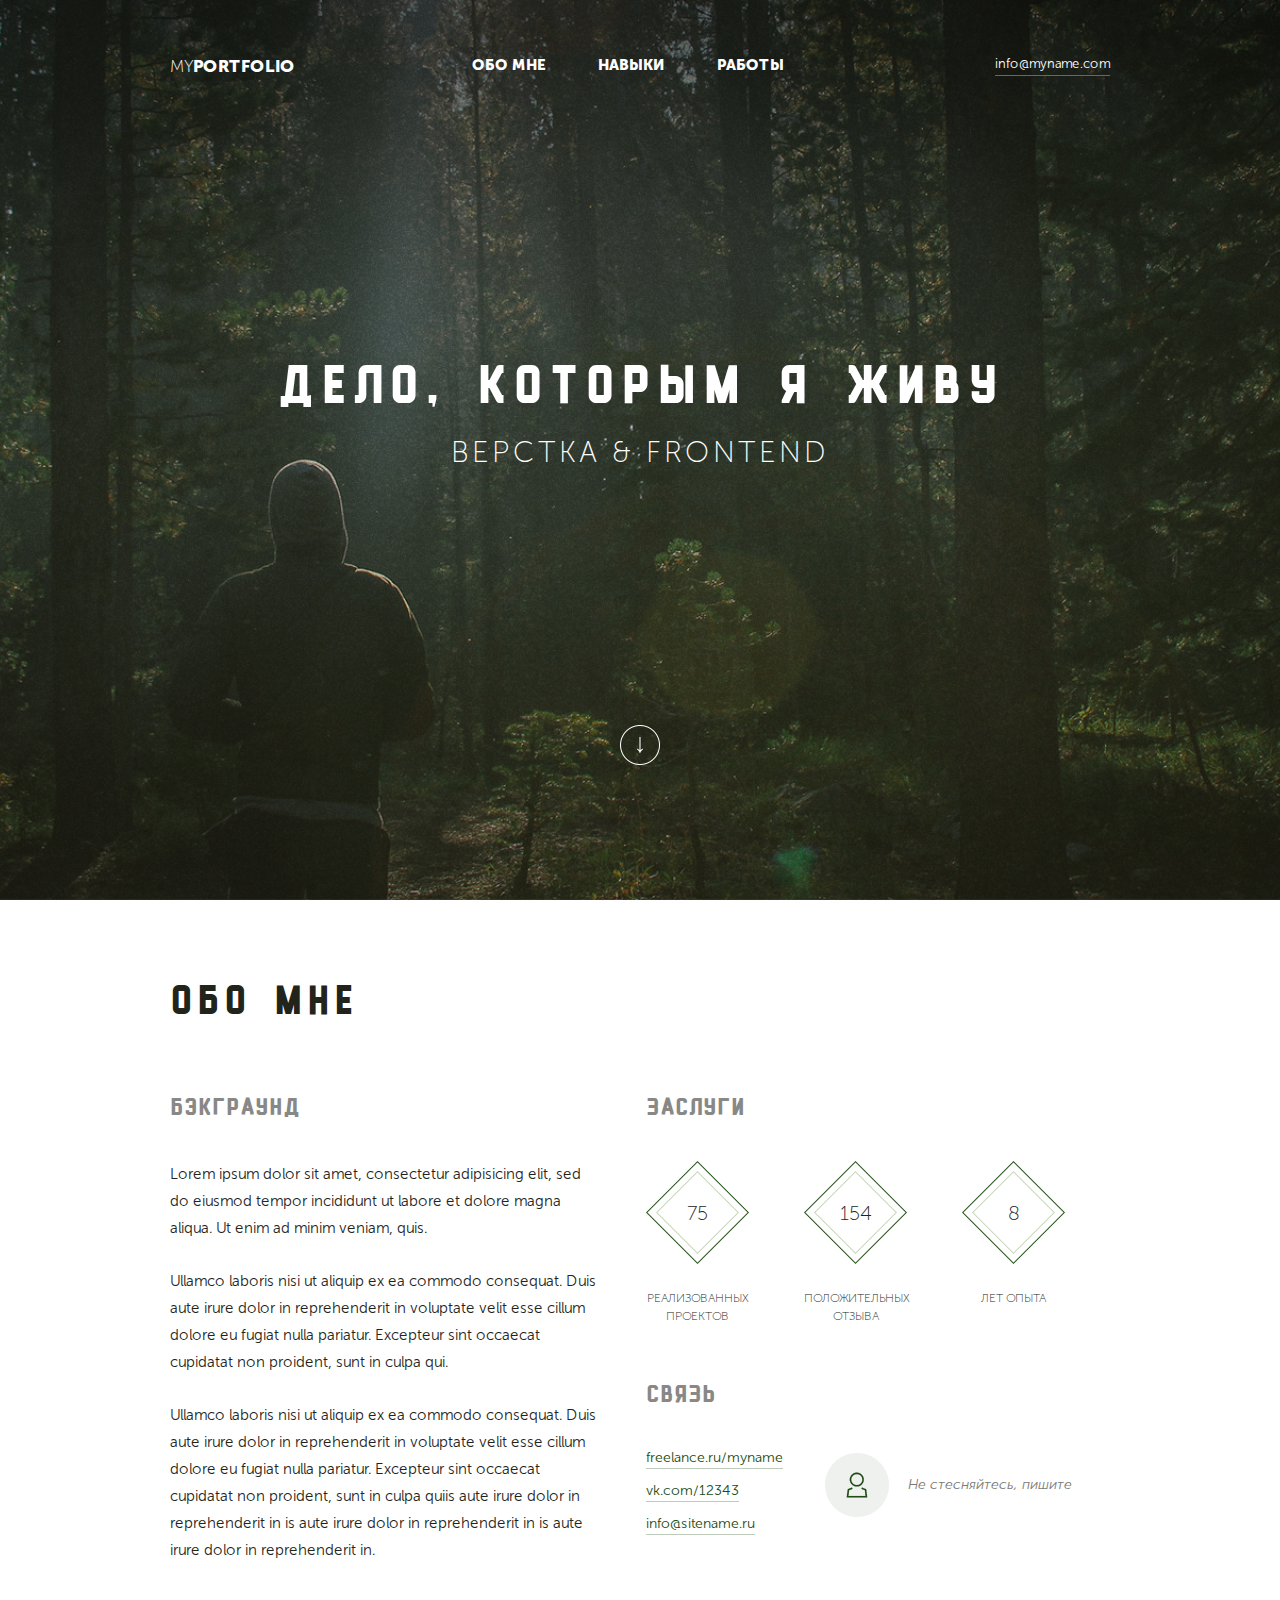
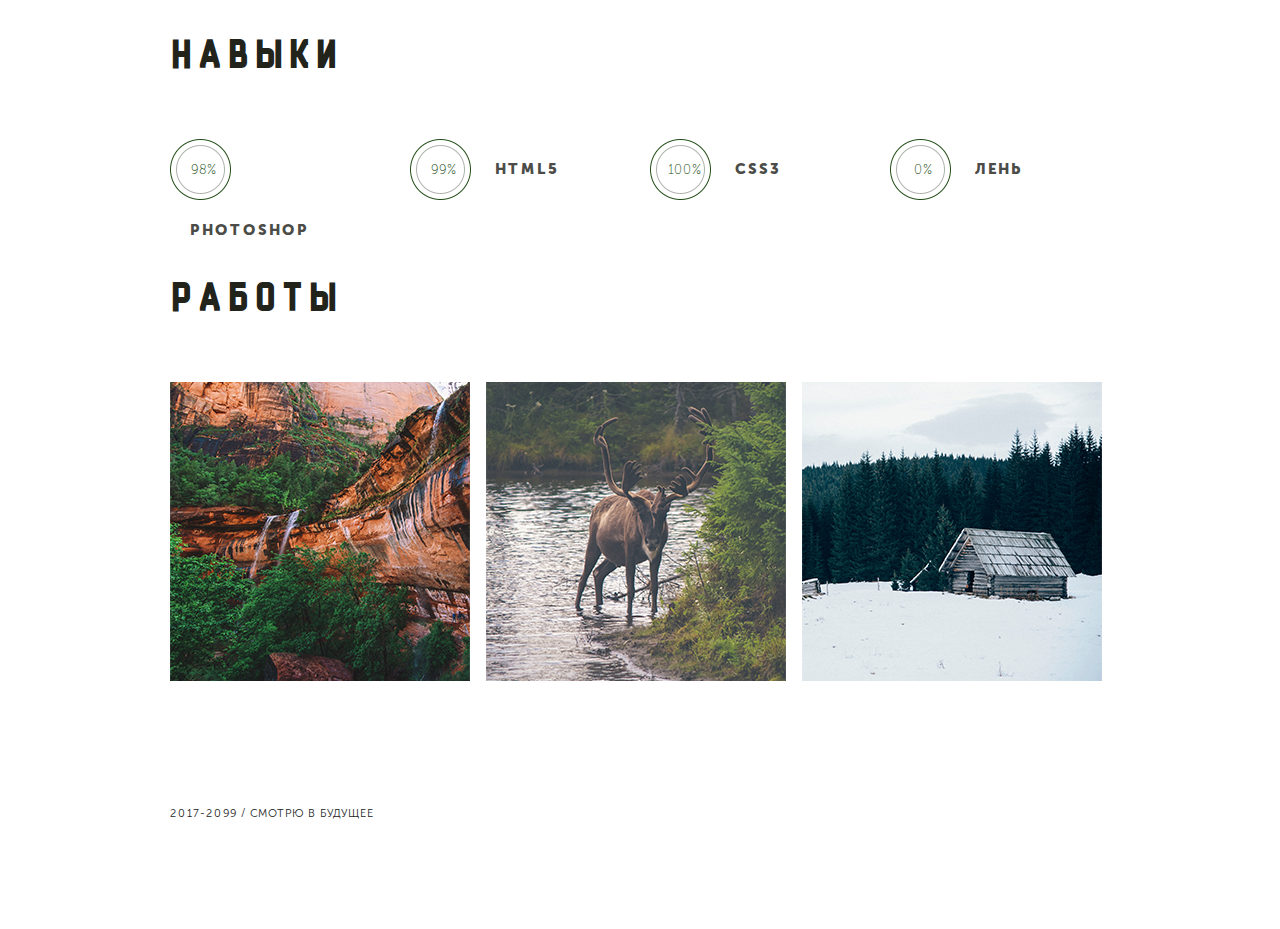
<file: myportfolio/index.html>
<!doctype html>
<html lang="ru">
<head>
    <meta charset="UTF-8">
    <meta name="viewport"
          content="width=device-width, user-scalable=no, initial-scale=1.0, maximum-scale=1.0, minimum-scale=1.0">
    <meta http-equiv="X-UA-Compatible" content="ie=edge">
    <title>MyPortfolio</title>
    <link rel="stylesheet" href="style.css">
    <link rel="stylesheet" href="media.css">
</head>
<body>
    <div class="wrapper">
        <section class="first">
            <div class="container clearfix">
                    <div class="logo">
                        <p>MY<span>PORTFOLIO</span></p>
                    </div>
                    <nav>
                        <ul>
                            <li><a href="#about">Обо мне</a></li>
                            <li><a href="#skills">Навыки</a></li>
                            <li><a href="#works">Работы</a></li>
                        </ul>
                    </nav>
                    <div class="email">
                        <p>info@myname.com</p>
                    </div>
                <h1>Дело, которым я живу</h1>
                <p class="desc">Верстка & Frontend</p>
                <div class="arrow"></div>
            </div>
        </section>
        <section class="about" id="about">
            <div class="container clearfix">
                <h2>Обо мне</h2>
                <div class="left">
                    <h3>Бэкграунд</h3>
                    <p>Lorem ipsum dolor sit amet, consectetur adipisicing elit, sed do eiusmod tempor incididunt ut labore et dolore magna aliqua. Ut enim ad minim veniam, quis.</p>
                    <p>Ullamco laboris nisi ut aliquip ex ea commodo consequat. Duis aute irure dolor in reprehenderit in voluptate velit esse cillum dolore eu fugiat nulla pariatur. Excepteur sint occaecat cupidatat non proident, sunt in culpa qui.</p>
                    <p>Ullamco laboris nisi ut aliquip ex ea commodo consequat. Duis aute irure dolor in reprehenderit in voluptate velit esse cillum dolore eu fugiat nulla pariatur. Excepteur sint occaecat cupidatat non proident, sunt in culpa quiis aute irure dolor in reprehenderit in is aute irure dolor in reprehenderit in is aute irure dolor in reprehenderit in.</p>
                </div>
                <div class="right">
                    <div class="merits">
                        <h3>Заслуги</h3>
                        <div class="merits__left">
                            <p class="merits__count">75</p>
                            <p class="merits__desc">Реализованных проектов</p>
                        </div>
                        <div class="merits__center">
                            <p class="merits__count">154</p>
                            <p class="merits__desc">Положительных отзыва</p>
                        </div>
                        <div class="merits__right">
                            <p class="merits__count">8</p>
                            <p class="merits__desc">Лет опыта</p>
                        </div>
                    </div>
                    <div class="contact clearfix">
                        <h3>Связь</h3>
                        <div class="contact__left">
                            <ul>
                                <li><a href="#">freelance.ru/myname</a></li>
                                <li><a href="#">vk.com/12343</a></li>
                                <li><a href="#">info@sitename.ru</a></li>
                            </ul>
                        </div>
                        <div class="contact__right">
                            <p>Не стесняйтесь, пишите</p>
                        </div>
                    </div>
                </div>
            </div>
        </section>
        <section class="skills" id="skills">
            <div class="container clearfix">
                <h2>Навыки</h2>
                <div class="skill">
                    <p class="skill__count">&nbsp;98%</p>
                    <p class="skill__desc">photoshop</p>
                </div>
                <div class="skill">
                    <p class="skill__count">&nbsp;99%</p>
                    <p class="skill__desc">html5</p>
                </div>
                <div class="skill">
                    <p class="skill__count">100%</p>
                    <p class="skill__desc">css3</p>
                </div>
                <div class="skill skill__end">
                    <p class="skill__count">&nbsp;&nbsp;0%</p>
                    <p class="skill__desc">лень</p>
                </div>
            </div>
        </section>
        <section class="works" id="works">
            <div class="container clearfix">
                <h2>Работы</h2>
                <img src="img/img1.png" alt="">
                <img src="img/img2.png" alt="">
                <img src="img/img3.png" alt="">
            </div>
        </section>
        <footer>
            <div class="container">
                <p>2017-2099 / смотрю в будущее</p>
            </div>
        </footer>
    </div>
</body>
</html>
</file>
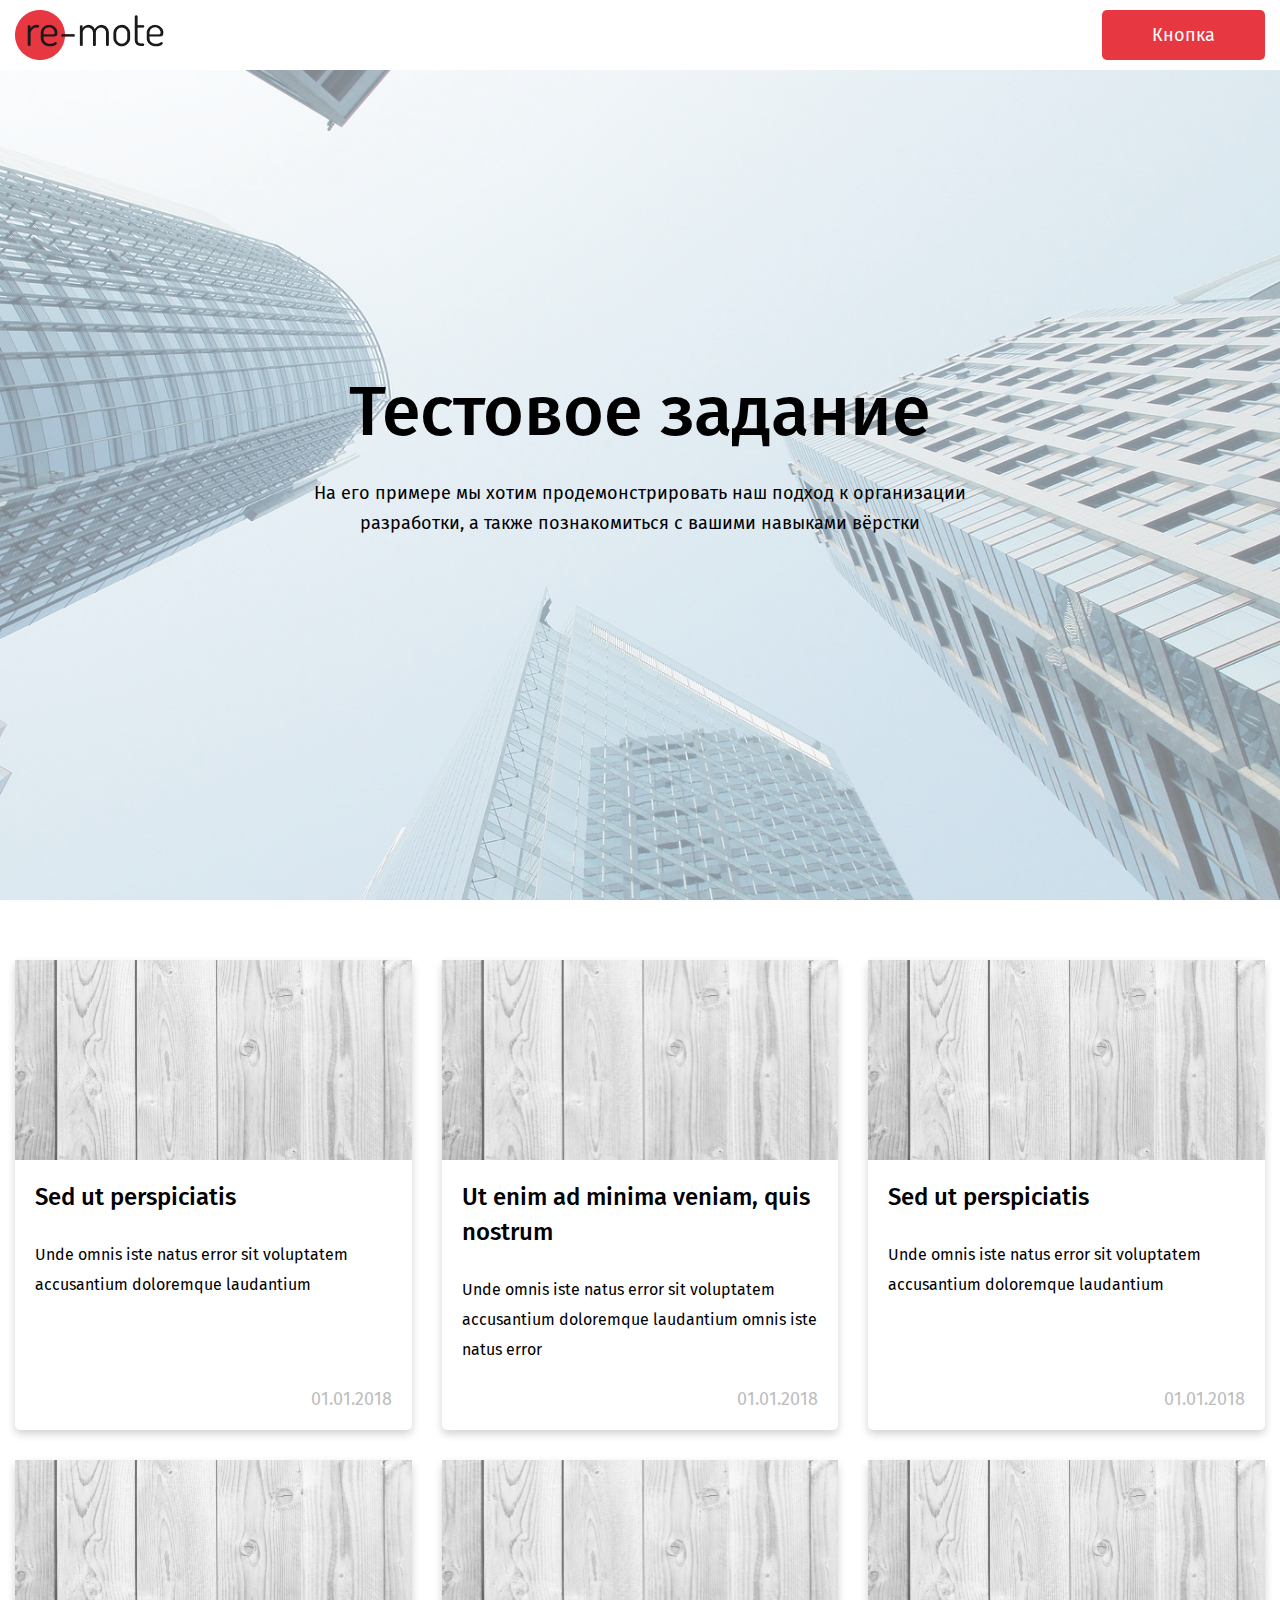
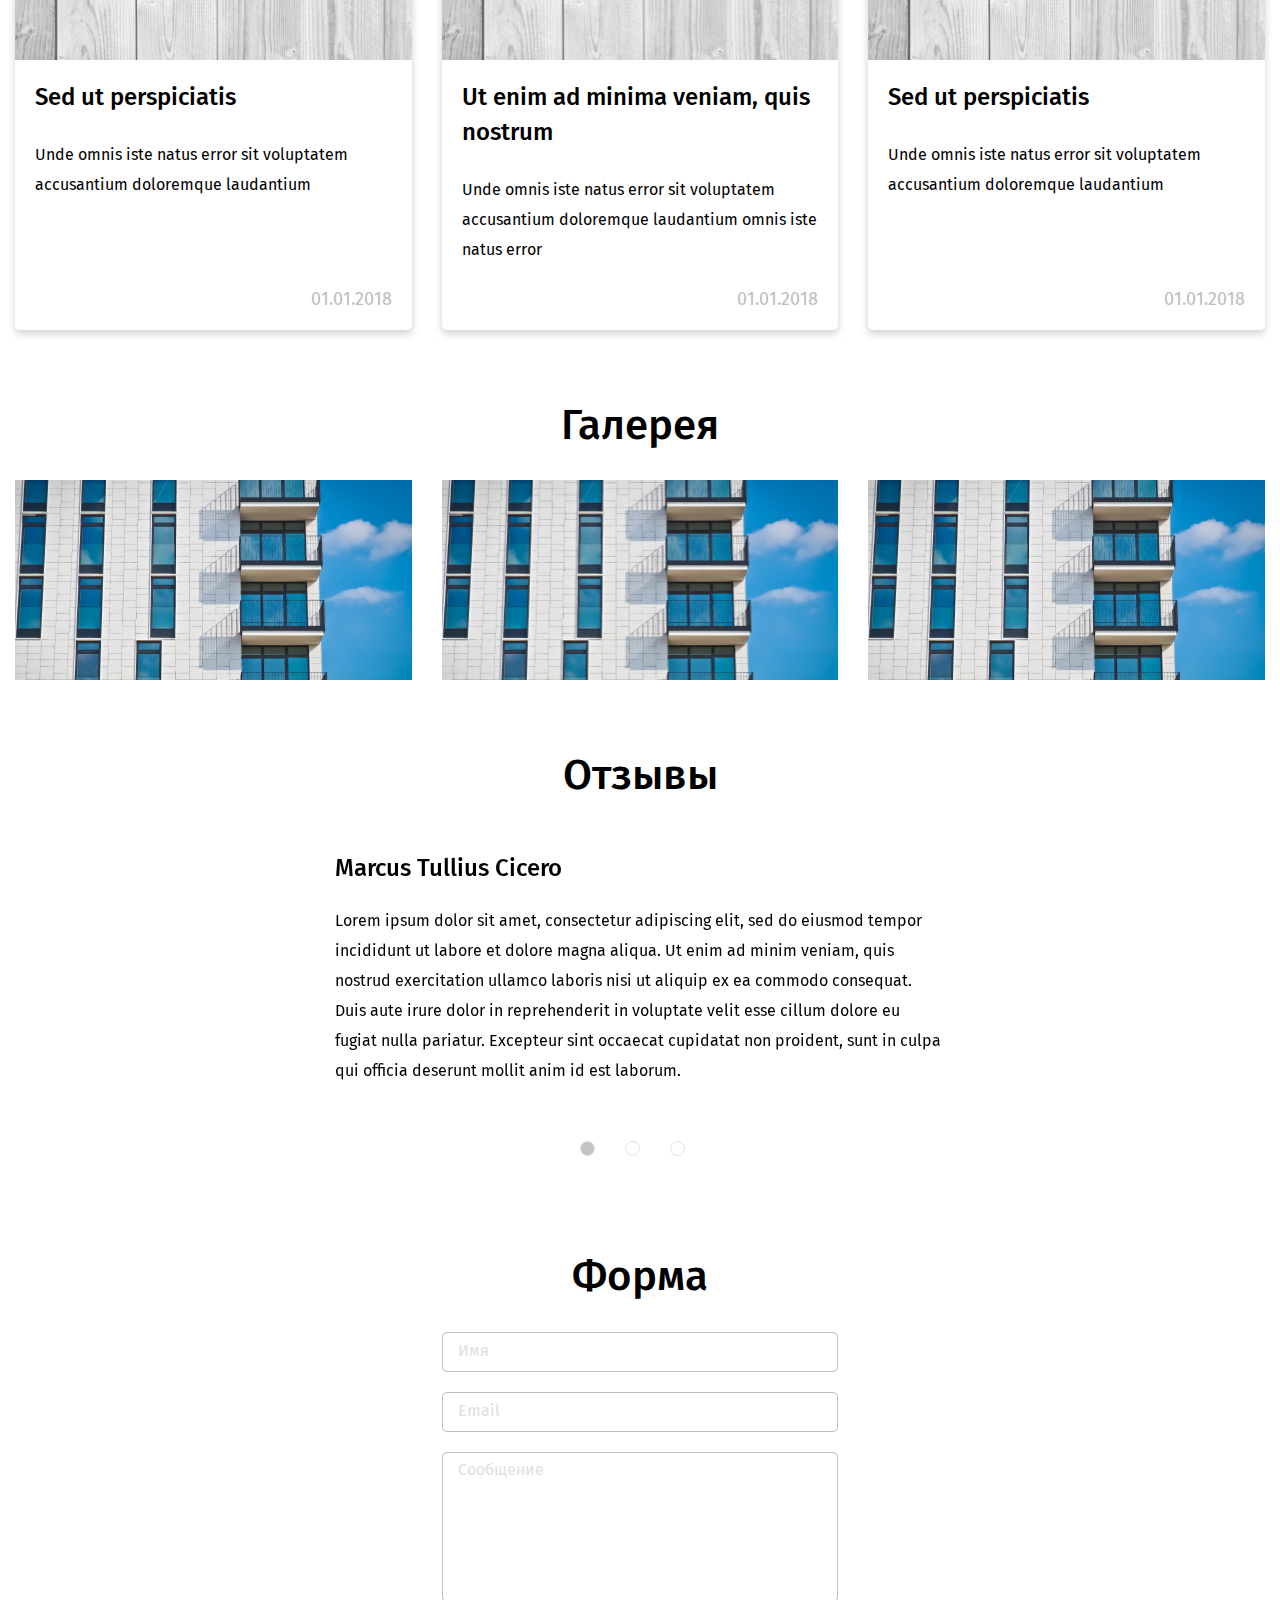
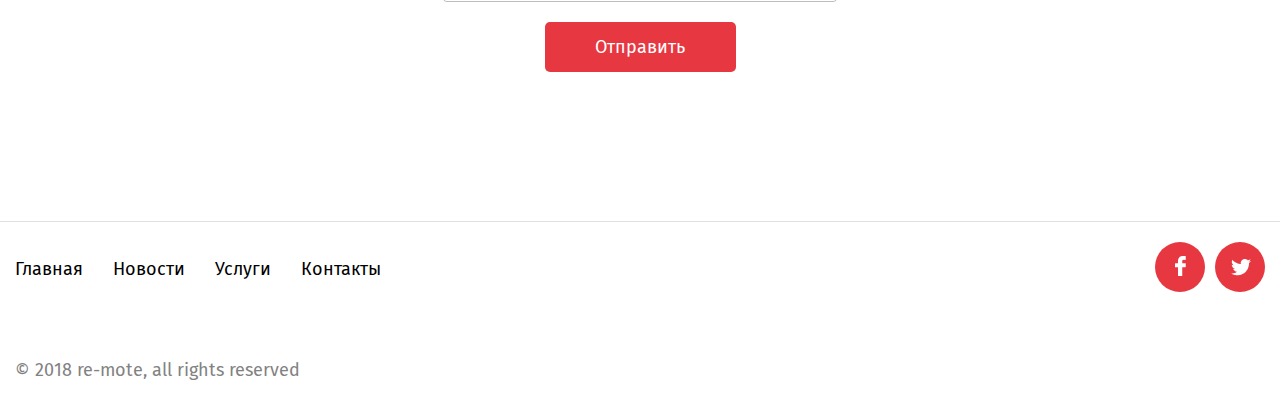
<file: remote/index.html>
<!DOCTYPE html>
<html lang="ru">
  <head>
    <meta charset="UTF-8">
    <meta http-equiv="X-UA-Compatible" content="IE=Edge">
    <title>Title</title>
    <link rel="shortcut icon" href="img/favicon.ico" type="image/x-icon">
    <link rel="stylesheet" href="css/style.css?version=1">
    <meta name="viewport" content="width=device-width, initial-scale=1, user-scalable=0">
    <meta name="format-detection" content="telephone=no">
  </head>
  <body>
      <div class="header">
        <div class="container">
          <div class="row">
            <div class="col-12">
              <div class="header__content"><a class="logo" href="index.html"></a><a class="button" href="#">Кнопка</a>
              </div>
            </div>
          </div>
        </div>
      </div>
      <div class="front">
        <div class="front-bg">
          <div class="container">
            <div class="row">
              <div class="col-lg-8 mx-auto">
                <div class="front__content">
                  <h1 class="text-center mb-15">Тестовое задание</h1>
                  <p class="front__dscr">На его примере мы хотим продемонстрировать наш подход к организации разработки, а также познакомиться с вашими навыками вёрстки</p>
                </div>
              </div>
            </div>
          </div>
        </div>
      </div>
    <div class="container mt-60">
      <div class="row">
        <div class="col-lg-4 col-sm-6 d-flex"><a class="item" href="#">
              <div class="item__picture" style="background-image: url(./img/item.jpg);"></div>
              <div class="item__content">
                <div class="item__content-top">
                  <h3>Sed ut perspiciatis</h3>
                  <p>Unde omnis iste natus error sit voluptatem accusantium doloremque laudantium</p>
                </div>
                <div class="item__date">01.01.2018</div>
              </div></a>
        </div>
        <div class="col-lg-4 col-sm-6 d-flex"><a class="item" href="#">
              <div class="item__picture" style="background-image: url(./img/item.jpg);"></div>
              <div class="item__content">
                <div class="item__content-top">
                  <h3>Ut enim ad minima veniam, quis nostrum</h3>
                  <p>Unde omnis iste natus error sit voluptatem accusantium doloremque laudantium omnis iste natus error</p>
                </div>
                <div class="item__date">01.01.2018</div>
              </div></a>
        </div>
        <div class="col-lg-4 col-sm-6 d-flex"><a class="item" href="#">
              <div class="item__picture" style="background-image: url(./img/item.jpg);"></div>
              <div class="item__content">
                <div class="item__content-top">
                  <h3>Sed ut perspiciatis</h3>
                  <p>Unde omnis iste natus error sit voluptatem accusantium doloremque laudantium</p>
                </div>
                <div class="item__date">01.01.2018</div>
              </div></a>
        </div>
        <div class="col-lg-4 col-sm-6 d-flex"><a class="item" href="#">
              <div class="item__picture" style="background-image: url(./img/item.jpg);"></div>
              <div class="item__content">
                <div class="item__content-top">
                  <h3>Sed ut perspiciatis</h3>
                  <p>Unde omnis iste natus error sit voluptatem accusantium doloremque laudantium</p>
                </div>
                <div class="item__date">01.01.2018</div>
              </div></a>
        </div>
        <div class="col-lg-4 col-sm-6 d-flex"><a class="item" href="#">
              <div class="item__picture" style="background-image: url(./img/item.jpg);"></div>
              <div class="item__content">
                <div class="item__content-top">
                  <h3>Ut enim ad minima veniam, quis nostrum</h3>
                  <p>Unde omnis iste natus error sit voluptatem accusantium doloremque laudantium omnis iste natus error</p>
                </div>
                <div class="item__date">01.01.2018</div>
              </div></a>
        </div>
        <div class="col-lg-4 col-sm-6 d-flex"><a class="item" href="#">
              <div class="item__picture" style="background-image: url(./img/item.jpg);"></div>
              <div class="item__content">
                <div class="item__content-top">
                  <h3>Sed ut perspiciatis</h3>
                  <p>Unde omnis iste natus error sit voluptatem accusantium doloremque laudantium</p>
                </div>
                <div class="item__date">01.01.2018</div>
              </div></a>
        </div>
      </div>
    </div>
    <div class="container mt-40 mb-70">
      <h2 class="text-center mb-30">Галерея</h2>
      <div class="row">
        <div class="col-md-4"><a class="picture" href="img/picture.jpg" style="background-image: url(./img/picture.jpg);"></a>
        </div>
        <div class="col-md-4"><a class="picture" href="img/picture.jpg" style="background-image: url(./img/picture.jpg);"></a>
        </div>
        <div class="col-md-4"><a class="picture" href="img/picture.jpg" style="background-image: url(./img/picture.jpg);"></a>
        </div>
      </div>
    </div>
    <div class="container">
      <div class="row">
        <div class="col-lg-6 mx-auto">
          <h2 class="text-center mb-50">Отзывы</h2>
            <div class="slider">
                <div class="review">
                  <h3 class="mb-20">Marcus Tullius Cicero</h3>
                  <p>Lorem ipsum dolor sit amet, consectetur adipiscing elit, sed do eiusmod tempor incididunt ut labore et dolore magna aliqua. Ut enim ad minim veniam, quis nostrud exercitation ullamco laboris nisi ut aliquip ex ea commodo consequat. Duis aute irure dolor in reprehenderit in voluptate velit esse cillum dolore eu fugiat nulla pariatur. Excepteur sint occaecat cupidatat non proident, sunt in culpa qui officia deserunt mollit anim id est laborum.</p>
                </div>
                <div class="review">
                  <h3 class="mb-20">Marcus Tullius Cicero</h3>
                  <p>Lorem ipsum dolor sit amet, consectetur adipiscing elit, sed do eiusmod tempor incididunt ut labore et dolore magna aliqua. Ut enim ad minim veniam, quis nostrud exercitation ullamco laboris nisi ut aliquip ex ea commodo consequat. Duis aute irure dolor in reprehenderit in voluptate velit esse cillum dolore eu fugiat nulla pariatur. Excepteur sint occaecat cupidatat non proident, sunt in culpa qui officia deserunt mollit anim id est laborum.</p>
                </div>
                <div class="review">
                  <h3 class="mb-20">Marcus Tullius Cicero</h3>
                  <p>Lorem ipsum dolor sit amet, consectetur adipiscing elit, sed do eiusmod tempor incididunt ut labore et dolore magna aliqua. Ut enim ad minim veniam, quis nostrud exercitation ullamco laboris nisi ut aliquip ex ea commodo consequat. Duis aute irure dolor in reprehenderit in voluptate velit esse cillum dolore eu fugiat nulla pariatur. Excepteur sint occaecat cupidatat non proident, sunt in culpa qui officia deserunt mollit anim id est laborum.</p>
                </div>
            </div>
        </div>
      </div>
    </div>
    <div class="container">
      <div class="row">
        <div class="col-lg-4 col-sm-8 mx-auto">
            <form class="form">
              <h2 class="text-center mb-30">Форма</h2>
              <input class="input" type="text" placeholder="Имя">
              <input class="input" type="email" placeholder="Email">
              <textarea class="input input--textarea" placeholder="Сообщение"></textarea>
              <button class="button mt-10" type="submit">Отправить</button>
            </form>
        </div>
      </div>
    </div>
      <div class="footer">
        <div class="container">
          <div class="row">
            <div class="col-12">
              <div class="footer__content">
                <div class="footer__top">
                  <div class="footer__sitemap"><a class="footer__link" href="#">Главная</a><a class="footer__link" href="#">Новости</a><a class="footer__link" href="#">Услуги</a><a class="footer__link" href="#">Контакты</a></div>
                    <div class="socials"><a class="socials__item socials__item--fb" href="#"></a><a class="socials__item socials__item--tw" href="#"></a></div>
                </div>
                <div class="footer__copyright">© 2018 re-mote, all rights reserved</div>
              </div>
            </div>
          </div>
        </div>
      </div>
    <script src="js/scripts.js?version=1"></script>
  </body>
</html>
</file>
<file: megasite/style.css>
@import url('https://fonts.googleapis.com/css?family=Montserrat:100,300,300i,400,400i,500,600,700,800,900&subset=cyrillic-ext');
/* Общие стили */
* {
    margin: 0;
    padding: 0;
}
body {
    scroll-behavior: smooth;
}
li {
    list-style: none;
}
img {
    display: block;
    max-width: 100%;
    height: auto;
}
input[type="checkbox"] {
    display: none;
}
._customer-button {
    height: 50px;
    font-size: 13px;
    font-weight: 500;
    text-align: center;
    border-radius: 4px;
    background: #0064aa;
    box-shadow: 0 20px 30px rgba(0, 100, 169, 0.3);
    line-height: 50px;
}
._customer-button:hover {
    opacity:0.8;
    transition: 0.8s;
}
._customer-button a {
    display: block;
    text-decoration: none;
    color: #ffffff;
    text-transform: uppercase;
}
._customer-top-wrap {
    max-width: 1440px;
    min-width: 320px;
    background: url("img/bg-header.png") center 0 no-repeat;
    margin: 0 auto;
    position: relative;
}
._customer-center-wrap {
    max-width: 1440px;
    min-width: 320px;
    background: url("img/bg-center.png") center 0 no-repeat;
    margin: 0 auto;
    padding-top: 80px;
    background-size: auto;
    height: 100%;
}
._customer-bottom-wrap {
    max-width: 1440px;
    min-width: 320px;
    height: 508px;
    background: url("img/bg-bottom.png") center 0 no-repeat;
    margin: 0 auto;
    position: relative;
}
._customer-wrap {
    max-width: 1440px;
    margin: 0 auto;
}
._customer-container {
    max-width: 1140px;
    margin: 0 auto;
    font-family: 'Montserrat', sans-serif;
    padding-left: 15px;
    padding-right: 15px;
    position: relative;
}
._customer-phone {
    font-size: 24px;
    font-weight: 700;
    background: url("img/phone.png") no-repeat 0 6px;
    margin-bottom: 5px;
    padding-left: 40px;
}
._customer-phone a {
    color: #ffffff;
    text-decoration: none;
}
._customer-text {
    font-size: 13px;
    font-weight: 300;
    padding-left: 40px;
}
._customer-question-title {
    font-size: 30px;
    font-weight: 700;
    margin-bottom: 28px;
}
._customer-question-desc {
    font-size: 18px;
    font-weight: 400;
    color: #999999;
    line-height: 26px;
}
._customer-question-hot {
    font-size: 13px;
    font-weight: 300;
    color: #999999;
    margin-top: 7px;
}
._customer-pad {
    position: absolute;
    margin-top: -140px;
	padding-top: 140px;
}
/* Тулбар */
._customer-toolbar-container {
    width: 100%;
    position: fixed;
    top: 0;
    left: 0;
    background: #777777;
    opacity: 0.7;
    height: 130px;
    z-index: 99;
    color: #ffffff;
}
._customer-toolbar {
    position: relative;
    display: flex;
    flex-direction: row;
    justify-content: space-around;
}
._customer-nav-toolbar ul {
    background: none;
}
._customer-toolbar-container:not(.ok){
    visibility: hidden;
}
._customer-toolbar-container.ok{
    visibility: visible;
}
/* Хедер */
._customer-header {
    position: relative;
    display: flex;
    flex-direction: column;
    color: #ffffff;
}
._customer-header-nav {
    display: flex;
    flex-direction: row;
    justify-content: left;
    color: #ffffff;
}
._customer-logo {
    margin-top: 56px;
    margin-right: 42px;
}
._customer-logo-toolbar {
    margin-right: 0;
}
._customer-nav ul {
    background: url("img/sep.png") no-repeat 0 44px;
    padding-left: 30px;
}
._customer-nav-toolbar ul {
    background: none;
    padding-left: 0;
}
._customer-nav ul li {
    height: 50px;
    display: inline-block;
    font-size: 15px;
    font-weight: 400;
    margin-top: 62px;
    margin-right: 25px;
}
._customer-nav ul li a {
    font-size: 15px;
    font-weight: 400;
    color: #ffffff;
    text-decoration: none;
}
._customer-title {
    margin-top: 100px;
}
._customer-title h1 {
    font-size: 50px;
    font-weight: 700;
    text-transform: uppercase;
}
._customer-desc {
    position: relative;
}
._customer-desc-top {
    font-size: 40px;
    line-height: 44px;
    font-weight: bold;
    margin-top: 65px;
    margin-bottom: 20px;
}
._customer-desc-bottom {
    font-size: 16px;
    font-weight: 400;
    line-height: 22px;
}
._customer-arrow-top {
    position: absolute;
    top: 438px;
    left: 120px;
    box-shadow: 0 20px 30px rgba(0, 100, 169, 0.3);
    border-radius: 50px;
}
._customer-btn-application {
    width: 188px;
    background: #ffffff;
    margin-top: 45px;
}
._customer-btn-application a {
    color: #000000;
}
._customer-contacts {
    margin-top: 54px;
    margin-left: auto;
}
._customer-contacts-toolbar {
    margin-left: 0;
}
._customer-notebook img {
    position: absolute;
    top: 200px;
    right: 0;
}
._customer-btn-look {
    width: 160px;
    margin-top: 200px;
    margin-right: 103px;
    margin-left: auto;
    z-index: 2;
}
._customer-clients {
    width: 250px;
    position: relative;
    font-size: 18px;
    font-weight: 500;
    color: #000000;
    margin-top: 55px;
    margin-left: auto;
    margin-right: 12px;
}
._customer-clients img {
    position: absolute;
    top: -135px;
    left: -225px;
}
/* Блок фич */
._customer-futures {
    display: flex;
    flex-flow: row wrap;
    justify-content: space-between;
}
._customer-futures-title h2 {
    font-size: 40px;
    color: #000000;
    font-weight: 700;
    margin-bottom: 50px;
}
._customer-futures-top-item {
    display: block;
    width: 262px;
    height: 270px;
    font-size: 22px;
    font-weight: 600;
    color: #ffffff;
    text-align: center;
    border-radius: 10px 10px 0 0;
    background: url("img/futures-item-bg.png") no-repeat;
    filter: drop-shadow(0 0 30px rgba(0, 0, 0, 0.1));
    cursor: pointer;
}
._customer-futures-top-number {
    width: 80px;
    height: 80px;
    font-size: 40px;
    color: #000000;
    line-height: 80px;
    background: #ffffff;
    border-radius: 50px;
    box-shadow: 0 20px 30px rgba(147, 12, 200, 0.3);
    margin: 50px auto 30px;
}
._customer-futures-center {
    width: 100%;
}
._customer-futures-center p {
    font-size: 40px;
    font-weight: 500;
    text-align: center;
    margin-top: 70px;
    margin-bottom: 65px;
}
._customer-futures-bottom-item {
    box-sizing: border-box;
    width: 262px;
    height: 275px;
    font-size: 15px;
    font-weight: 400;
    color: #333333;
    background: url("img/futures-item-bottom-bg.png") no-repeat;
    filter: drop-shadow(0 0 30px rgba(0, 0, 0, 0.1));
    border-radius: 0 0 10px 10px;
    padding-right: 25px;
}
._customer-futures-bottom-item ul {
    margin-top: 78px;
}
._customer-futures-bottom-item ul li {
    list-style: disc;
    margin-left: 40px;
    margin-bottom: 20px;
}
._customer-futures-top-item-one:hover ~ ._customer-futures-bottom-item-one {
    background: url("img/futures-item-bottom-bg-hover.png") no-repeat;
    color: #ffffff;
    transition: 0.8s;
}
._customer-futures-top-item-two:hover ~ ._customer-futures-bottom-item-two {
    background: url("img/futures-item-bottom-bg-hover.png") no-repeat;
    color: #ffffff;
    transition: 0.8s;
}
._customer-futures-top-item-three:hover ~ ._customer-futures-bottom-item-three {
    background: url("img/futures-item-bottom-bg-hover.png") no-repeat;
    color: #ffffff;
    transition: 0.8s;
}
._customer-futures-top-item-four:hover ~ ._customer-futures-bottom-item-four {
    background: url("img/futures-item-bottom-bg-hover.png") no-repeat;
    color: #ffffff;
    transition: 0.8s;
}
/* Блок вопроса */
._customer-questions {
    display: flex;
    box-shadow: 0 0 30px rgba(0, 0, 0, 0.1);
    border-radius: 10px;
    background: #ffffff;
    padding-top: 50px;
    padding-left: 40px;
    padding-bottom: 50px;
}
._customer-question-left {
    width: 45%;
}
._customer-question-right {
    margin-left: 50px;
    margin-right: 20px;
}
._customer-question-phone {
    font-size: 24px;
    font-weight: 700;
    margin-top: 60px;
}
._customer-btn-call {
    width: 200px;
    margin-top: 64px;
    margin-right: 40px;
    margin-left: auto;
}
/* Блок контента */
._customer-content-title h2 {
    font-size: 40px;
    font-weight: 700;
    color: #000000;
    line-height: 44px;
    margin-top: 70px;
}
._customer-content-check-red {
    position: relative;
    font-size: 22px;
    font-weight: 500;
    border-radius: 40px;
    margin-top: 60px;
    margin-left: 35px;
    margin-bottom: 50px;
}
._customer-content-check-red:before {
    position: absolute;
    width: 80px;
    height: 80px;
    content: url("img/check-red.png");
    border-radius: 80px;
    box-shadow: 0 20px 30px rgba(249, 54, 68, 0.3);
    top: -30px;
}
._customer-content-check-red p {
    padding-left: 98px;
}
._customer-content-right {
    font-size: 22px;
    font-weight: 500;
    color: #ffffff;
    margin-top: 88px;
}
._customer-content-desc {
    background: #ffffff;
    box-shadow: 0 0 30px rgba(0, 0, 0, 0.1);
    border-radius: 10px;
    margin-top: 15px;
    padding: 50px 20px 0;
}
._customer-content-item {
    height: 80px;
    font-size: 22px;
    font-weight: 500;
    color: #000000;
    word-wrap: break-word;
    position: relative;
    margin-bottom: 5px;
}
._customer-content-item:before {
    position: absolute;
    content: url("img/check.png");
    width: 60px;
    height: 60px;
    left: 15px;
    border-radius: 80px;
    box-shadow: 0 20px 30px rgba(0, 100, 169, 0.3);
    top: -30px;
}
._customer-content-item p {
    padding-left: 115px;
}
/* Блок отзывов */
._customer-comments-title h2 {
    font-size: 40px;
    font-weight: 700;
    color: #ffffff;
    margin-top: 50px;
}
._customer-comments-img {
    max-width: 695px;
    height: 627px;
    margin: 65px auto 0;
    background: url("img/slider-bg.png") no-repeat;
    background-size: contain;
    padding-top: 35px;
    padding-left: 36px;
    padding-right: 36px;
    position: relative;
}
._customer-comments-container {
    display: flex;
    justify-content: space-between;
}
._customer-comments-info {
    width: 350px;
    color: #ffffff;
    border-radius: 10px;
    background-image: -moz-linear-gradient( 90deg, rgb(219,0,15) 0%, rgb(250,56,69) 100%);
    background-image: -webkit-linear-gradient( 90deg, rgb(219,0,15) 0%, rgb(250,56,69) 100%);
    background-image: -ms-linear-gradient( 90deg, rgb(219,0,15) 0%, rgb(250,56,69) 100%);
    box-shadow: 0 0 30px 0 rgba(0, 0, 0, 0.1);
    margin-top: 22px;
    padding-top: 51px;
    padding-right: 67px;
    padding-left: 40px;
    padding-bottom: 23px;
}
._customer-comments-desc {
    font-size: 20px;
    font-weight: 600;
    margin-bottom: 30px;
}
._customer-comments-traffic, ._customer-comments-refusal {
    font-size: 26px;
    font-weight: 400;
    margin-bottom: 15px;
}
._customer-comments-traffic span, ._customer-comments-refusal span {
    font-weight: 700;
}
._customer-comments-traffic span {
    padding-left: 75px;
}
._customer-comments-refusal span {
    padding-left: 78px;
}
._customer-comments-item {
    width: 555px;
    height: 380px;
    background: #fafafa;
    box-shadow: 0 0 30px 0 rgba(0, 0, 0, 0.1);
    border-radius: 10px;
    margin-left: 10px;
    margin-top: -235px;
    padding-top: 50px;
    padding-right: 58px;
    padding-left: 40px;
    z-index: 5;
    position: relative;
}
._customer-comments-item-title {
    font-size: 20px;
    font-weight: 700;
    margin-bottom: 26px;
}
._customer-comments-item-person {
    font-size: 18px;
    font-weight: 600;
    margin-bottom: 10px;
}
._customer-comments-item-position {
    font-size: 15px;
    font-weight: 300;
    color: #999999;
    margin-bottom: 30px;
}
._customer-comments-item-quotes {
    font-size: 26px;
    font-weight: 500;
    margin-bottom: 6px;
}
._customer-comments-item-text {
    font-size: 16px;
    font-weight: 300;
    font-style: italic;
    margin-bottom: 50px;
}
._customer-btn-comments {
    width: 170px;
}
._customer-slider-left {
    position: absolute;
    top: 75px;
    left: -90px;
    box-shadow: 0 20px 30px 0 rgba(0, 100, 169, 0.3);
    border-radius: 50%;
}
._customer-slider-right {
    position: absolute;
    top: 75px;
    right: -90px;
    box-shadow: 0 20px 30px 0 rgba(0, 100, 169, 0.3);
    border-radius: 50%;
}
/* Блок сервиса */
._customer-service {
    margin-top: 102px;
}
._customer-service-title h2 {
    font-size: 40px;
    font-weight: 700;
    margin-bottom: 5px;
}
._customer-service-desc {
    font-size: 22px;
    font-weight: 400;
    margin-bottom: 52px;
}
._customer-service-form-top {
    display: flex;
    justify-content: center;
    flex-flow: row wrap;
    margin-bottom: 50px;
}
._customer-service-item {
    width: 378px;
    background: #fafafa;
    border-radius: 10px;
    box-shadow: 0 0 30px 0 rgba(0, 0, 0, 0.1);
    margin-bottom: 30px;
    padding-left: 40px;
    padding-right: 40px;
    padding-top: 48px;
    padding-bottom: 46px;
    word-wrap: break-word;
    position: relative;
}
._customer-service-item-mr {
    margin-right: 30px;
}
._customer-checkbox + label span:after {
    content: "Выбрать";
}
._customer-checkbox:checked + label span:after {
    content: "Убрать";
}
._customer-service-item:nth-child(1) {
    background: #f2f2f2;
    box-shadow: none;
}
._customer-service-item p {
    font-size: 16px;
    font-weight: 300;
    display: flex;
    justify-content: space-between;
}
._customer-service-item-title {
    font-size: 20px;
    font-weight: 700;
    border-bottom: 1px solid #e6e6e6;
    padding-bottom: 27px;
}
._customer-service-item-desc {
    height: 258px;
}
._customer-service-item-desc p {
    margin-top: 28px;
}
._customer-service-item-desc p, ._customer-service-get p, ._customer-service-composition p {
    font-size: 16px;
    font-weight: 500;
    color: #666666;
}
._customer-service-item-desc ul li {
    line-height: 22px;
    list-style: disc;
    margin-top: 15px;
    margin-left: 15px;
}
._customer-service-item-desc ul li, ._customer-service-get span {
    font-size: 14px;
    font-weight: 400;
    color: #999999;
}
._customer-service-composition {
    position: relative;
}
._customer-service-composition p {
    margin-top: 30px;
}
._customer-service-click {
    background: url("img/plus.png") no-repeat 5px 5px;
    width: 28px;
    height: 28px;
    border-radius: 2px;
    border: 1px solid #dadada;
    position: absolute;
    top: -5px;
    right: 0;
    cursor: pointer;
}
._customer-service-click-out {
    background: url("img/minus.png") no-repeat 4px 13px;
    width: 28px;
    height: 28px;
    border-radius: 2px;
    border: 1px solid #dadada;
    position: absolute;
    top: -5px;
    right: 0;
    cursor: pointer;
}
._customer-service-get {
    height: 90px;
    margin-top: 30px;
}
._customer-service-get p {
    line-height: 22px;
    margin-bottom: 12px;
}
._customer-service-sum {
    font-size: 30px;
    font-weight: 700;
    margin-top: 50px;
    margin-bottom: 5px;
}
._customer-service-count {
    font-size: 16px;
    font-weight: 400;
}
._customer-btn-service {
    width: 160px;
    margin-top: 30px;
}
input[type="checkbox"] + label:before {
    content: "";
    display: block;
    border: 1px solid #dadada;
    height: 28px;
    width: 28px;
    border-radius: 2px;
    cursor: pointer;
    position: absolute;
    right: 40px;
    top: 50px;
}
input[type="checkbox"]:checked + label:before {
    content: url("img/checkbox-active.png");
    position: absolute;
}
._customer-service-item label span {
    position: absolute;
    font-size: 15px;
    font-weight: 300;
    text-decoration: underline;
    cursor: pointer;
    right: 80px;
    top: 52px;
}
._customer-service-item-block {
    height: 85%;
    overflow-y: auto;
}
/* Футер */
._customer-footer {
    display: flex;
    justify-content: space-between;
    position: relative;
    margin-top: 92px;
    padding-top: 45px;
}
._customer-questions-footer {
    box-shadow: 0 0 30px rgba(0, 0, 0, 0.1);
    border-radius: 10px;
    background: #ffffff;
    margin-right: 10px;
    padding-top: 50px;
    padding-right: 59px;
    padding-left: 40px;
    padding-bottom: 50px;
}
._customer-questions-footer-bottom {
    display: flex;
    margin-top: 65px;
}
._customer-question-footer-phone {
    font-size: 24px;
    font-weight: 700;
}
._customer-btn-footer-call {
    width: 200px;
    margin-left: auto;
}
._customer-footer-right {
    width: 267px;
    color: #ffffff;
    margin-top: 100px;
    margin-right: 52px;
}
._customer-mail {
    font-size: 20px;
    font-weight: 400;
    background: url("img/message.png") no-repeat 0 6px;
    margin-top: 40px;
    margin-bottom: 7px;
    padding-left: 40px;
}
._customer-mail a {
    color: #ffffff;
    text-decoration: none;
}
._customer-arrow-footer {
    position: absolute;
    right: 121px;
    top: -20px;
    box-shadow: 0 20px 30px rgba(0, 100, 169, 0.3);
    border-radius: 50px;
    z-index: 10;
}
/* Блок копирайта */
._customer_copy {
    max-width: 1440px;
    height: 50px;
    background: #0064aa;
    font-size: 13px;
    font-weight: 300;
    color: #ffffff;
    line-height: 50px;
    margin: 0 auto;
}
@media (max-width: 1170px) {
    ._customer-arrow-top {
        display: none;
    }
    ._customer-arrow-footer {
        display: none;
    }
}
@media (max-width: 1150px) {
    ._customer-notebook img {
        top: 210px;
        width: 70%;
    }
}
@media (max-width: 1080px) {
    ._customer-futures {
        justify-content: space-around;
    }
    ._customer-futures-top-item {
        width: 345px;
        background-size: 100% 270px;
        margin-bottom: 40px;
    }
    ._customer-futures-top-item-one:hover ~ ._customer-futures-bottom-item-one,
    ._customer-futures-top-item-two:hover ~ ._customer-futures-bottom-item-two,
    ._customer-futures-top-item-three:hover ~ ._customer-futures-bottom-item-three,
    ._customer-futures-top-item-four:hover ~ ._customer-futures-bottom-item-four {
        width: 345px;
        background-size: 100% 270px;
    }
    ._customer-futures-title h2, ._customer-comments-title h2, ._customer-service-title h2 {
        font-size: 30px;
    }
    ._customer-futures-center p {
        font-size: 30px;
        margin-top: 25px;
        margin-bottom: 60px;
    }
    ._customer-futures-bottom-item {
        width: 345px;
        background-size: 100% 270px;
        margin-bottom: 40px;
    }
}
@media (max-width: 1200px) {
    ._customer-container-toolbar {
        width: 900px;
    }
}
@media (max-width: 1024px) {
    ._customer-title {
        margin-top: 60px;
    }
    ._customer-service-item {
        width: 720px;
    }
    ._customer-service-item:nth-child(1), ._customer-service-item:nth-child(5) {
        margin-right: 0;
    }
    ._customer-comments-item {
        margin-top: -195px;
    }
    ._customer-notebook img {
        width: 60%;
    }
    ._customer-clients img {
        display: none;
    }
    ._customer-desc-bottom {
        width: 335px;
    }
    ._customer-nav ul li {
        margin-right: 17px;
    }
    ._customer-question-left {
        width: 42%;
    }
    ._customer-question-right {
        margin-left: 0;
    }
    ._customer-comments-img {
        width: 553px;
        margin: 65px auto 0;
    }
}
@media (max-width: 900px) {
    ._customer-pad {
        margin-top: -140px;
        padding-top: 140px;
    }
    ._customer-top-wrap {
        max-width: 900px;
        background: url("img/bg-header-900.png") center 0 no-repeat;
    }
    ._customer-wrap {
        max-width: 900px;
    }
    ._customer-container {
        max-width: 720px;
        padding-right: 15px;
        padding-left: 15px;
    }
    ._customer-header {
        margin-bottom: 25px;
    }
    ._customer-phone-toolbar {
        font-size: 18px;
        padding-left: 25px;
    }
    ._customer-text-toolbar {
        font-size: 12px;
        padding-left: 25px;
    }
    ._customer-contacts {
        margin-top: 50px;
    }
    ._customer-nav ul li a {
        font-size: 14px;
    }
    ._customer-nav ul li {
        margin-top: 53px;
        margin-right: 20px;
    }
    ._customer-nav ul li:last-child {
        margin-right: 0;
    }
    ._customer-logo {
        margin-top: 53px;
        margin-right: 24px;
    }
    ._customer-logo img {
        width: 144px;
    }
    ._customer-nav ul {
        padding-left: 20px;
    }
    ._customer-notebook img {
        width: 454px;
    }
    ._customer-title h1 {
        font-size: 40px;
    }
    ._customer-desc-top {
        font-size: 30px;
        margin-top: 20px;
        line-height: 36px;
    }
    ._customer-desc-bottom {
        width: 335px;
        font-size: 14px;
    }
    ._customer-title {
        margin-top: 40px;
    }
    ._customer-clients img {
        display: none;
    }
    ._customer-arrow-top {
        top: 370px;
        left: 71px;
    }
    ._customer-btn-look {
        margin-left: 315px;
        margin-top: 110px;
    }
    ._customer-clients {
        width: 365px;
        margin-top: 30px;
        margin-left: 315px;
    }
    ._customer-center-wrap {
        max-width: 900px;
        background: url("img/bg-center-900.png") center 0 no-repeat;
        padding-top: 0;
    }
    ._customer-questions {
        flex-flow: row wrap;
        padding-bottom: 40px;
    }
    ._customer-question-title {
        font-size: 26px;
        margin-bottom: 16px;
    }
    ._customer-question-desc {
        font-size: 16px;
    }
    ._customer-question-left {
        width: 100%;
    }
    ._customer-question-right {
        margin-left: 0;
    }
    ._customer-question-phone {
        margin-top: 38px;
    }
    ._customer-btn-call {
        margin-top: 45px;
    }
    ._customer-content-title h2 {
        font-size: 30px;
        margin-top: 80px;
    }
    ._customer-content-check-red {
        font-size: 18px;
        margin-top: 65px;
    }
    ._customer-content-item {
        font-size: 18px;
    }
    ._customer-content-desc {
        margin-top: 60px;
    }
    ._customer-content-check-red::before {
        width: 60px;
        height: 60px;
    }
    ._customer-content-item::before {
        width: 60px;
        height: 60px;
    }
    ._customer-comments-img img._customer-comments-desktop {
        width: 553px;
    }
    ._customer-comments-img img._customer-comments-phone {
        width: 187px;
    }
    ._customer-comments-item {
        margin-top: -100px;
        margin-left: 0;
    }
    ._customer-slider-left {
        top: 90px;
        left: -60px;
    }
    ._customer-slider-right {
        top: 90px;
        right: -70px;
    }
    ._customer-comments-container {
        flex-flow: row wrap;
    }
    ._customer-comments-item {
        width: 100%;
        height: auto;
        padding-bottom: 49px;
    }
    ._customer-comments-item-title {
        margin-bottom: 20px;
    }
    ._customer-comments-item-person {
        margin-bottom: 5px;
    }
    ._customer-comments-item-position {
        margin-bottom: 25px;
    }
    ._customer-comments-info {
        order: 2;
        width: 100%;
        display: flex;
        flex-flow: row wrap;
        padding-bottom: 34px;
        padding-right: 0;
    }
    ._customer-comments-traffic {
        margin-right: 80px;
    }
    ._customer-comments-traffic span {
        padding-left: 40px;
    }
    ._customer-comments-refusal span {
        padding-left: 45px;
    }
    ._customer-comments-desc {
        margin-bottom: 20px;
    }
    ._customer-service-form {
        padding-left: 0;
        padding-right: 0;
    }
    ._customer-service-item-mr {
        margin-right: 0;
    }
    ._customer-service-item-desc {
        height: auto;
    }
    ._customer-service-desc {
        font-size: 18px;
    }
    ._customer-service-cost {
        width: 100%;
        display: flex;
        justify-content: space-between;
    }
    ._customer-service-sum {
        font-size: 26px;
        margin-top: 20px;
    }
    ._customer-btn-service {
        margin-top: 22px;
    }
    ._customer-bottom-wrap {
        max-width: 900px;
        background: url("img/bg-bottom-900.png") center 0 no-repeat;
    }
    ._customer-footer {
        max-width: 900px;
        display: block;
        margin-top: 150px;
    }
    ._customer-questions-footer {
        max-width: 434px;
        padding-bottom: 37px;
    }
    ._customer-questions-footer-bottom {
        margin-top: 15px;
    }
    ._customer-arrow-footer {
        right: 95px;
    }
    ._customer-footer-left {
        margin-top: -110px;
    }
    ._customer-footer-right {
        width: 100%;
        display: flex;
        justify-content: space-between;
        margin-top: 60px;
    }
    ._customer-contacts-footer {
        margin-top: 0;
    }
    ._customer_copy {
        max-width: 900px;
    }
    ._customer-service-cost {
        display: block;
    }
}
@media (max-width: 800px) {
    ._customer-comments-img {
        margin-top: 100px;
        width: 400px;
    }
    ._customer-comments-item {
        margin-top: -200px;
    }
}
@media (max-width: 750px) {
    ._customer-toolbar {
        flex-direction: column;
    }
    ._customer-contacts-toolbar {
        display: none;
    }
    ._customer-logo-toolbar {
        margin-top: 30px;
    }
    ._customer-nav-toolbar ul {
        padding-left: 0;
    }
    ._customer-nav-toolbar ul li {
        margin-top: 20px;
        margin-right: 10px;
    }
    ._customer-questions-footer-bottom {
        display: block;
    }
    ._customer-btn-footer-call {
        margin: 20px auto 0;
    }
    ._customer-questions-footer {
        padding-top: 20px;
        padding-right: 20px;
        padding-left: 20px;
    }
    ._customer-btn-service {
        margin: 20px auto 0;
    }
}
@media (max-width: 720px) {
    ._customer-notebook {
        display: none;
    }
    ._customer-title {
        text-align: center;
        margin-top: 30px;
    }
    ._customer-desc {
        text-align: center;
    }
    ._customer-desc-bottom {
        width: 100%;
    }
    ._customer-btn-application {
        margin: 30px auto 0;
    }
    ._customer-nav {
        display: none;
    }
    ._customer-btn-look {
        margin: 200px auto 0;
    }
    ._customer-clients {
        width: 100%;
        margin: 20px auto;
        text-align: center;
    }
    ._customer-footer-right {
        display: block;
        margin-top: 20px;
    }
    ._customer-logo-footer {
        margin-bottom: 20px;
    }
    ._customer-logo-footer img {
        width: 185px;
    }
    ._customer-mail {
        margin-top: 20px;
    }
    ._customer_copy {
        text-align: center;
    }
}
@media (max-width: 640px) {
    ._customer-slider-left {
        top: 385px;
        left: 105px;
    }
    ._customer-slider-right {
        top: 385px;
        right: 125px;
    }
}
@media (max-width: 500px) {
    ._customer-comments-img {
        display: none;
    }
    ._customer-comments-item {
        margin-top: 100px;
    }
    ._customer-content-check-red {
        margin-top: 165px;
    }
    ._customer-comments-traffic {
        margin-right: 0;
    }
    ._customer-service-item label span {
        display: none;
    }
}
@media (max-width: 382px) {
    ._customer-phone-toolbar {
        display: none;
    }
    ._customer-text-toolbar {
        display: none;
    }
	._customer-content-item {
        font-size: 16px;
        margin-bottom: 30px;
    }
	._customer-comments-title {
		margin-top: 150px;
	}
	._customer-comments-title h2 {
		color: #000000;
	}
}
@media (max-width: 320px) {
    ._customer-toolbar-container {
        display: none;
    }
    ._customer-top-wrap {
        width: 320px;
        background: url("img/bg-header-320.png") no-repeat;
        text-align: center;
    }
    ._customer-center-wrap {
        width: 320px;
        background: url("img/bg-center-320.png") no-repeat;
        text-align: center;
    }
    ._customer-wrap {
        width: 320px;
    }
    ._customer-container {
        width: 280px;
        padding-right: 20px;
        padding-left: 20px
    }
    ._customer-nav,
    ._customer-notebook,
    ._customer-contacts-none,
    ._customer-arrow-top,
    ._customer-arrow-footer,
    ._customer-comments-img {
        display: none;
    }
    ._customer-toolbar {
        display: block;
    }
    ._customer-logo {
        margin-right: 0;
    }
    ._customer-title h1 {
        font-size: 30px;
    }
    ._customer-desc-top {
        font-size: 22px;
    }
    ._customer-desc-bottom {
        width: auto;
    }
    ._customer-btn-application {
        margin: 54px auto 0;
    }
    ._customer-btn-look {
        margin: 140px auto 0;
    }
    ._customer-clients {
        width: auto;
        margin: 35px auto 0;
    }
    ._customer-futures-title h2 {
        font-size: 26px;
        text-align: center;
        margin-top: 50px;
    }
    ._customer-center-wrap {
        width: 320px;
    }
    ._customer-questions {
        text-align: center;
        margin: 0 auto;
        padding-left: 20px;
        padding-right: 20px;
    }
    ._customer-question-right {
        width: 100%;
    }
    ._customer-question-phone {
        margin-top: 34px;
    }
    ._customer-btn-call {
        margin: 30px auto 0;
    }
    ._customer-content-title h2 {
        font-size: 26px;
        text-align: center;
        line-height: 36px;
    }
    ._customer-slider-left {
        display: block;
        top: 0;
        left: 0;
    }
    ._customer-slider-right {
        top: 0;
        left: 0;
    }
    ._customer-content {
        display: block;
    }
    ._customer-content-desc {
        width: auto;
        margin-top: 120px;
    }
    ._customer-content-check-red {
        text-align: left;
        margin-top: 100px;
        margin-left: 0;
    }
    ._customer-content-item::before {
        top: -20px;
        left: -7px;
    }
    ._customer-content-item p {
        padding-left: 80px;
    }
    ._customer-comments-info {
        width: 280px;
        padding-right: 0;
        padding-left: 0;
        text-align: center;
    }
    ._customer-comments-item {
        margin-top: 100px;
        padding-right: 20px;
        padding-left: 20px;
    }
    ._customer-comments-title {
        margin-top: 190px;
    }
    ._customer-comments-title h2 {
        font-size: 26px;
        text-align: center;
        color: #000000;
    }
    ._customer-btn-comments {
        margin: 0 auto;
    }
    ._customer-comments-traffic {
        margin-right: 0;
    }
    ._customer-comments-traffic,
    ._customer-comments-refusal {
        font-size: 22px;
        padding-left: 20px;
        margin-bottom: 10px;
    }
    ._customer-comments-traffic span {
        padding-left: 80px;
    }
    ._customer-comments-refusal span {
        padding-left: 100px;
    }
    ._customer-comments-desc {
        font-size: 18px;
        margin-bottom: 25px;
    }
    ._customer-service-item {
        padding-right: 20px;
        padding-left: 20px;
    }
    ._customer-service-desc {
        text-align: center;
    }
    ._customer-service-title h2 {
        font-size: 26px;
        text-align: center;
    }
    ._customer-service {
        margin-top: 80px;
    }
    ._customer-service-item p {
        font-size: 14px;
        margin-bottom: 5px;
    }
    ._customer-service-get {
        height: 125px;
    }
    ._customer-service-item-desc p,
    ._customer-service-get p {
        font-size: 15px;
    }
    ._customer-service-item-title {
        font-size: 18px;
    }
    ._customer-service-item-desc ul li {
        font-size: 13px;
    }
    ._customer-service-item label span {
        display: none;
    }
    input[type="checkbox"] + label::before {
        top: 60px;
        right: 20px;
    }
    ._customer-service-sum {
        font-size: 16px;
    }
    ._customer-service-count {
        font-size: 13px;
    }
    ._customer-service-cost {
        display: block;
    }
    ._customer-btn-service {
        margin: 35px auto 0;
    }
    ._customer-bottom-wrap {
        width: 320px;
        background: url("img/bg-bottom-320.png") no-repeat;
    }
    ._customer-footer {
        margin-top: 290px;
    }
    ._customer-questions-footer {
        width: 240px;
        text-align: center;
        padding-right: 20px;
        padding-left: 20px;
        padding-bottom: 57px;
    }
    ._customer-questions-footer-bottom {
        display: block;
    }
    ._customer-btn-footer-call {
        margin: 30px auto 0;
    }
    ._customer-question-footer-phone {
        margin-top: 22px;
    }
    ._customer-logo-footer {
        text-align: center;
        margin-bottom: 30px;
    }
    ._customer-logo-footer img {
        width: 185px;
    }
    ._customer-footer-left {
        margin-top: -270px;
    }
    ._customer-footer-right {
        margin-top: 45px;
    }
    ._customer_copy {
        width: 320px;
        margin-top: 0;
    }
    ._customer-footer-right {
        display: block;
    }
}
/* Slider */
._customer-slider {
    position: relative;
}
._customer-slider__slide {
    width: 100%;
    height: 100%;
    position: absolute;
    opacity: 0;
    top: 0;
    left: 0;
    z-index: 1;
}
._customer-slider__slide_active {
    opacity: 1;
    position: relative;
    z-index: 2;
}
._customer-slider__prev{
    width: 50px;
    height: 50px;
    border: none;
    outline: none;
    background: url("img/arrow-left.png") center no-repeat;
    background-size: contain;
    cursor: pointer;
    position: absolute;
    top: 80px;
    left: 80px;
    z-index: 100;
    box-shadow: 0 20px 30px 0 rgba(0, 100, 169, 0.3);
    border-radius: 50%;
}
._customer-slider__next {
    width: 50px;
    height: 50px;
    border: none;
    outline: none;
    background: url("img/arrow-right.png") center no-repeat;
    background-size: contain;
    cursor: pointer;
    position: absolute;
    top: 80px;
    right: 80px;
    z-index: 100;box-shadow: 0 20px 30px 0 rgba(0, 100, 169, 0.3);
    border-radius: 50%;

}
@media (max-width: 1070px) {
    ._customer-slider__prev {
        left: 60px;
    }
    ._customer-slider__next {
        right: 60px;
    }
}
@media (max-width: 1070px) {
    ._customer-slider__prev {
        left: 15px;
    }
    ._customer-slider__next {
        right: 15px;
    }
}
@media (max-width: 900px) {
    ._customer-slider__prev {
        left: -10px;
    }
    ._customer-slider__next {
        right: -10px;
    }
}
@media (max-width: 500px) {
    ._customer-slider__prev {
        top: 25px;
        left: 80px;
    }
    ._customer-slider__next {
        top: 25px;
        right: 80px;
    }
}
/* end Slider */
</file>
<file: myportfolio/style.css>
@font-face {
    font-family: 'Museo Sans 100 Thin Italic';
    src: url('fonts/MuseoSansCyrl-100Italic.eot');
    src: url('fonts/MuseoSansCyrl-100Italic.eot?#iefix') format('embedded-opentype'),
    url('fonts/MuseoSansCyrl-100Italic.woff') format('woff'),
    url('fonts/MuseoSansCyrl-100Italic.ttf') format('truetype');
    font-weight: normal;
    font-style: normal;
}

@font-face {
    font-family: 'Museo Sans 300 Light Italic';
    src: url('fonts/MuseoSansCyrl-300Italic.eot');
    src: url('fonts/MuseoSansCyrl-300Italic.eot?#iefix') format('embedded-opentype'),
    url('fonts/MuseoSansCyrl-300Italic.woff') format('woff'),
    url('fonts/MuseoSansCyrl-300Italic.ttf') format('truetype');
    font-weight: normal;
    font-style: normal;
}

@font-face {
    font-family: 'Museo Sans 900 Black Italic';
    src: url('fonts/MuseoSansCyrl-900Italic.eot');
    src: url('fonts/MuseoSansCyrl-900Italic.eot?#iefix') format('embedded-opentype'),
    url('fonts/MuseoSansCyrl-900Italic.woff') format('woff'),
    url('fonts/MuseoSansCyrl-900Italic.ttf') format('truetype');
    font-weight: normal;
    font-style: normal;
}

@font-face {
    font-family: 'Museo Sans 100 Thin';
    src: url('fonts/MuseoSansCyrl-100.eot');
    src: url('fonts/MuseoSansCyrl-100.eot?#iefix') format('embedded-opentype'),
    url('fonts/MuseoSansCyrl-100.woff') format('woff'),
    url('fonts/MuseoSansCyrl-100.ttf') format('truetype');
    font-weight: normal;
    font-style: normal;
}

@font-face {
    font-family: 'Museo Sans 300 Light';
    src: url('fonts/MuseoSansCyrl-300.eot');
    src: url('fonts/MuseoSansCyrl-300.eot?#iefix') format('embedded-opentype'),
    url('fonts/MuseoSansCyrl-300.woff') format('woff'),
    url('fonts/MuseoSansCyrl-300.ttf') format('truetype');
    font-weight: normal;
    font-style: normal;
}

@font-face {
    font-family: 'Museo Sans 900 Black';
    src: url('fonts/MuseoSansCyrl-900.eot');
    src: url('fonts/MuseoSansCyrl-900.eot?#iefix') format('embedded-opentype'),
    url('fonts/MuseoSansCyrl-900.woff') format('woff'),
    url('fonts/MuseoSansCyrl-900.ttf') format('truetype');
    font-weight: normal;
    font-style: normal;
}

@font-face {
    font-family: 'Natasha';
    src: url('fonts/Natasha.eot');
    src: url('fonts/Natasha.woff') format('woff'),
    url('fonts/Natasha.ttf') format('truetype'),
    url('fonts/Natasha.eot?#iefix') format('embedded-opentype');
    font-weight: normal;
    font-style: normal;
}

* {
    margin: 0;
    padding: 0;
    box-sizing: border-box;
}

html, body {
    font-family: 'Museo Sans 300 Light', sans-serif;
    font-size: 15px;
    color: #22241b;
    height: 100%;
}

.wrapper {
    width: 100%;
    height: 100%;
}

.container {
    width: 980px;
    height: 100%;
    margin: 0 auto;
    padding: 0 20px;
}

.clearfix {
    display: table;
    height: 100%;
    content: '';
    clear: both;
}

li {
    list-style: none;
}

a {
    text-decoration: none;
}

h2 {
    font-family: 'Natasha', sans-serif;
    font-size: 37px;
    color: #22241b;
    letter-spacing: 4px;
}

h3 {
    font-family: 'Natasha', sans-serif;
    font-size: 22px;
    color: #888886;
}

/* Первая секция */

.first {
    background: url("img/bg-header.png") no-repeat center top / cover;
    height: 100vh;
    color: #fff;
}

.logo, nav {
    float: left;
    padding-top: 56px;
}

.logo {
    margin-right: 177px;
}

.logo p {
    font-family: 'Museo Sans 100 Thin', sans-serif;
    font-size: 17px;
}

.logo p span {
    font-family: 'Museo Sans 900 Black', sans-serif;
}

nav a {
    font-family: 'Museo Sans 900 Black', sans-serif;
    color: #fff;
    text-transform: uppercase;
}

nav ul li {
    display: inline-block;
    margin-right: 49px;
}

.email {
    float: right;
    font-family: 'Museo Sans 300 Light', sans-serif;
    font-size: 13px;
    padding-bottom: 4px;
    padding-top: 56px;
    border-bottom: 1px solid #676763;
}

h1 {
    font-family: 'Natasha', sans-serif;
    font-size: 49px;
    text-align: center;
    letter-spacing: 6px;
    padding-top: 366px;
}

.desc {
    font-family: 'Museo Sans 100 Thin', sans-serif;
    font-size: 29px;
    text-transform: uppercase;
    text-align: center;
    letter-spacing: 4px;
    padding-top: 20px;
}

.arrow {
    background: url("icon/arrow.png") no-repeat;
    height: 40px;
    width: 40px;
    margin: 255px auto 0;
}

/* Секция Обо мне */

.about h2 {
    padding-top: 86px;
}

.left {
    float: left;
    width: 428px;
    margin-right: 48px;
}

.right {
    float: left;
    width: 462px;
}

.left h3, .merits h3 {
    padding-top: 75px;
    padding-bottom: 40px;
}

.left p {
    padding-bottom: 26px;
    line-height: 27px;
}

.merits {
    height: 100%;
    font-family: 'Museo Sans 100 Thin', sans-serif;
}

.merits__left, .merits__center, .merits__right {
    float: left;
    width: 103px;
    height: 100%;
    margin-right: 55px;
}

.merits__right {
    margin-right: 0;
}

.merits__count {
    background: url("icon/romb.png") no-repeat;
    height: 103px;
    padding-top: 40px;
    font-size: 20px;
    text-align: center;
}

.merits__desc {
    font-size: 12px;
    text-transform: uppercase;
    padding-top: 25px;
    line-height: 18px;
    text-align: center;
}

.contact h3 {
    padding-top: 60px;
    padding-bottom: 40px;
}

.contact__left, .contact__right {
    float: left;
}

.contact__left a {
    font-size: 14px;
    color: #204d15;
    border-bottom: 1px solid #becbbb;
    padding-bottom: 2px;
}

.contact__left li {
    padding-bottom: 15px;
}

.contact__right p {
    height: 64px;
    font-family: 'Museo Sans 300 Light Italic', sans-serif;
    font-size: 14px;
    color: #797a77;
    background: url("icon/circle.png") no-repeat;
    line-height: 64px;
    padding-left: 83px;
    margin-left: 42px;
    margin-top: 5px;
}

/* Секция Навыки */

.skills h2 {
    padding-top: 50px;
    padding-bottom: 62px;
}

.skill {
    float: left;
    width: 200px;
    height: 61px;
    background: url("icon/ellips.png") no-repeat;
    line-height: 61px;
    margin-right: 40px;
}

.skill__end {
    margin-right: 0;
}

.skill p {
    display: inline-block;
}

.skill__count {
    width: 61px;
    font-family: 'Museo Sans 100 Thin', sans-serif;
    font-size: 13px;
    color: #204d15;
    padding-left: 18px;
}

.skill__desc {
    font-family: 'Museo Sans 900 Black', sans-serif;
    color: #4b4c47;
    letter-spacing: 2px;
    text-transform: uppercase;
    padding-left: 20px;
}

/* Секция Работы */

.works h2 {
    padding-top: 83px;
    padding-bottom: 62px;
}

.works img {
    margin-right: 16px;
}

.works img:nth-child(4) {
    margin-right: 0;
}

/* Футер */

footer {
    height: 244px;
    padding-top: 122px;
    font-size: 11px;
    text-transform: uppercase;
    letter-spacing: 1px;
}
</file>
<file: myportfolio/media.css>
@media screen and (max-width: 1000px) {
    .container {
        width: 95%;
    }
    h1 {
        letter-spacing: 5px;
    }
    .logo {
        margin-right: 15%;
    }
    .left {
        width: 46%;
        margin-right: 4%;
    }
    .right {
        width: 50%;
    }
    .merits__left, .merits__center, .merits__right {
        margin-right: 7%;
    }
    .merits__right {
        margin-right: 0;
    }
    .contact__left, .contact__right {
        float: none;
    }
    .contact__right p {
        margin-left: 0;
        margin-top: 10px;
    }
    .skill {
        width: 26%;
        margin-right: 0;
    }
    .skill__end {
        width: 16%;
        margin-right: 0;
    }
    .skill__desc {
        padding-left: 2%;
    }
    .works img {
        width: 32%;
        margin-right: 1%;
    }
    .works img:nth-child(4) {
        margin-right: 0;
    }
}

@media screen and (max-width: 768px) {
    .logo {
        float: none;
        text-align: center;
        margin-right: 0;
    }
    nav {
        float: none;
        text-align: center;
    }
    nav ul li {
        margin-right: 10%;
    }
    nav ul li:nth-child(3) {
        margin-right: 0;
    }
    .email {
        float: none;
        width: 115px;
        margin: 0 auto;
    }
    h1 {
        padding-top: 80px;
    }
    .arrow {
        margin-top: 190px;
    }
    .left {
        float: none;
        width: 100%;
    }
    .right {
        float: none;
        width: 100%;
    }
    .merits, .contact {
        width: 100%;
    }
    .contact__left, .contact__right {
        float: left;
    }
    .contact__left {
        margin-right: 10%;
    }
    .skill {
        float: none;
        width: 100%;
        margin-bottom: 20px;
    }
}
@media screen and (max-width: 480px) {
    .merits__left, .merits__center, .merits__right {
        float: none;
        margin-bottom: 10px;
    }
    .contact__right p {
        padding-left: 70px;
    }
    .works img {
        width: 85%;
    }
}
</file>
